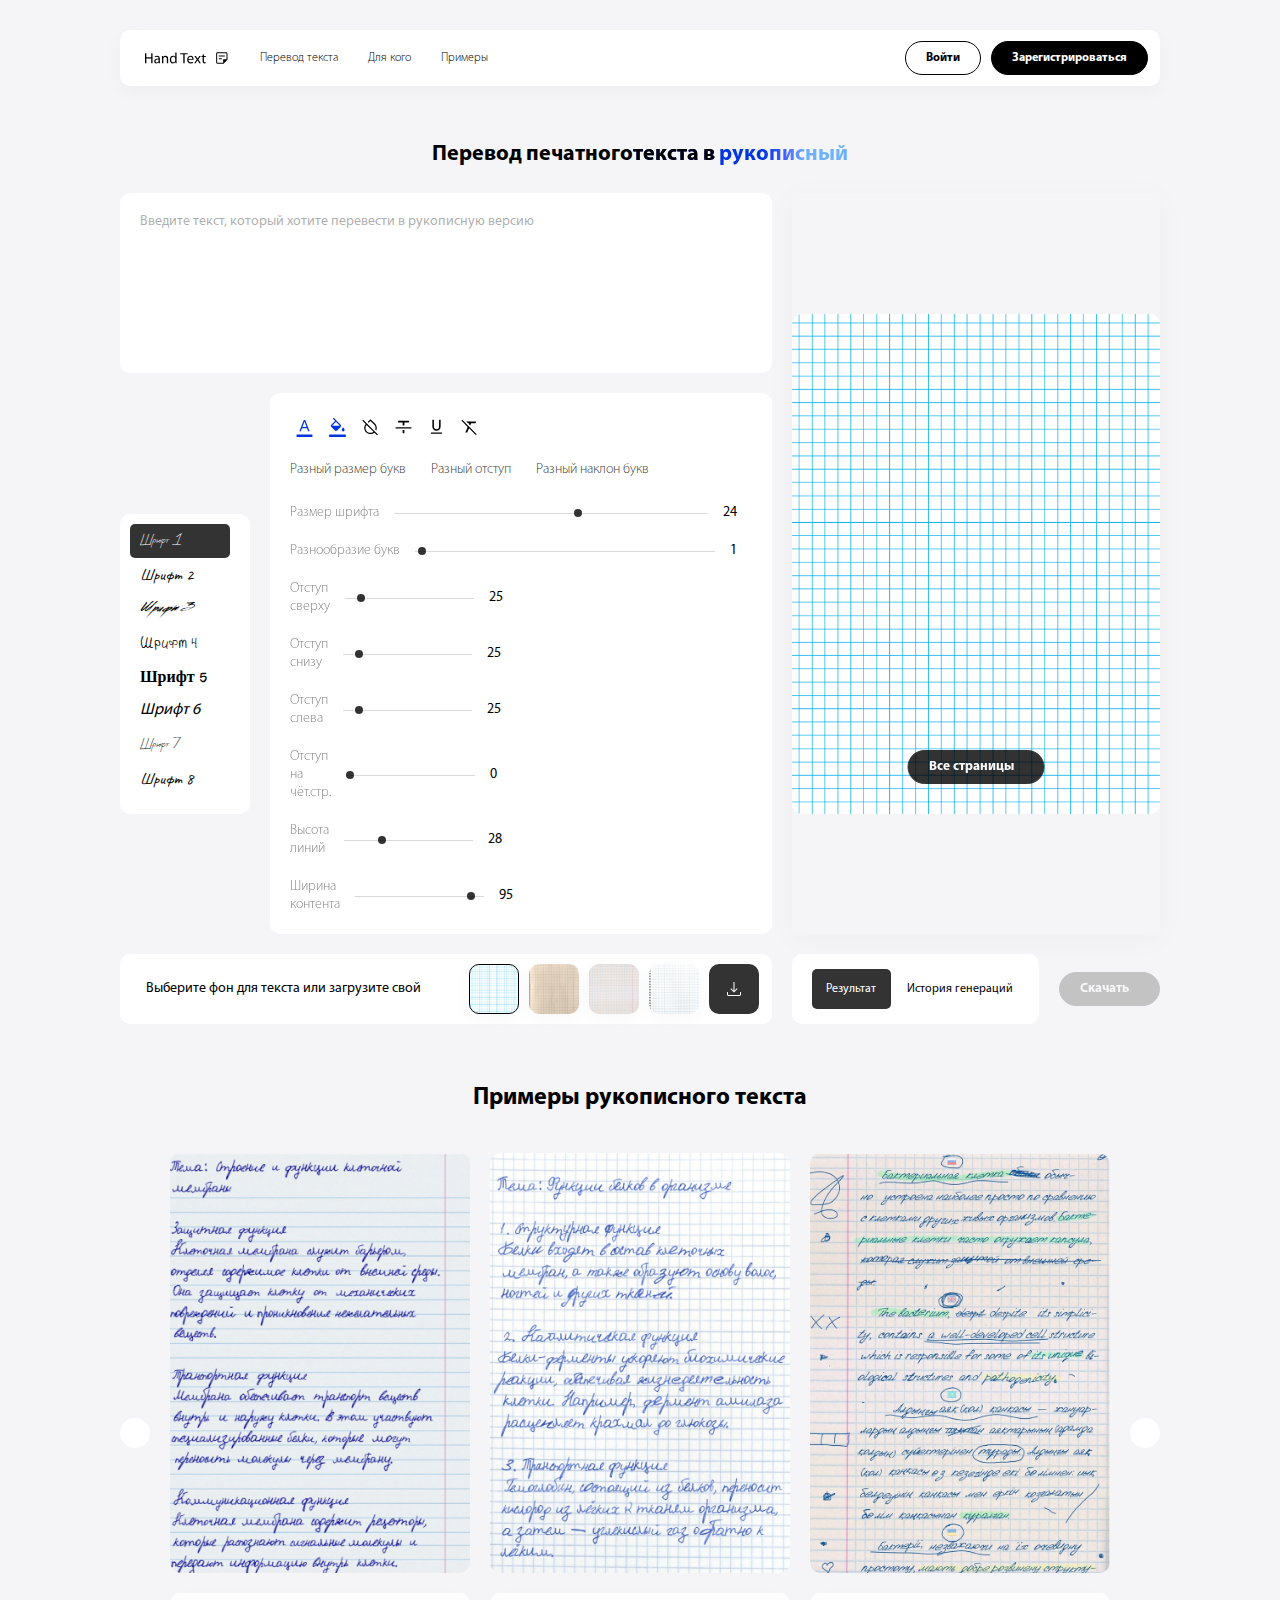
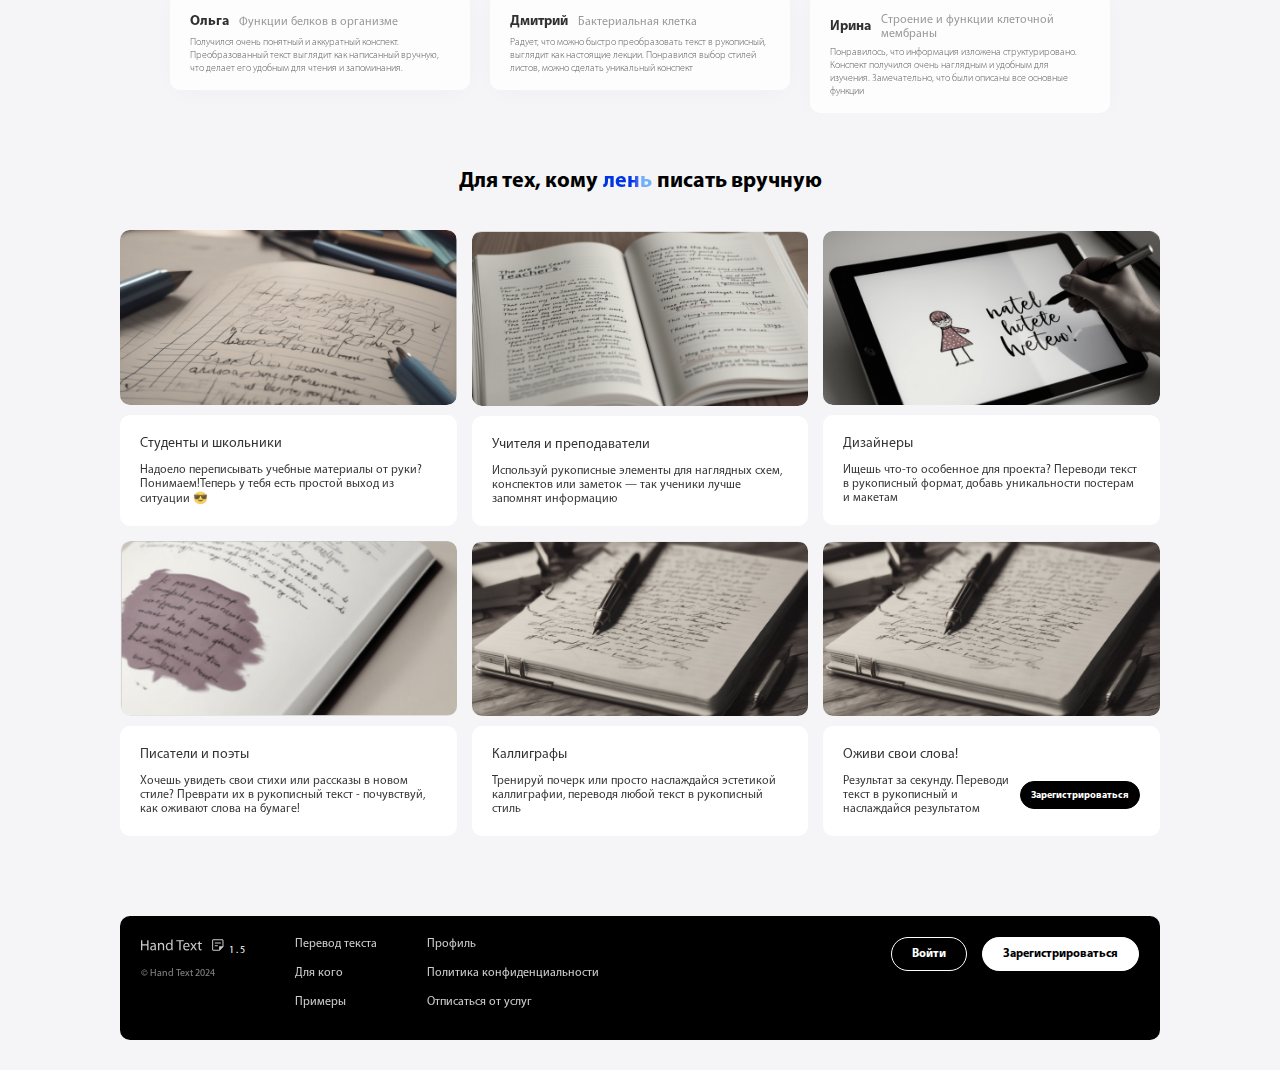
<file: pages/index.html>
<!DOCTYPE html>
<html lang="en">

<head>
  <meta charset="UTF-8" />
  <meta name="viewport" content="width=device-width, initial-scale=1.0" />
  <meta name="viewport"
    content="width=device-width, initial-scale=1.0, maximum-scale=1.0, user-scalable=no, shrink-to-fit=no" />
  <link rel="stylesheet" href="../css/main.css" />
  <link rel="stylesheet" href="../css/global.css" />
  <link rel="stylesheet" href="../css/component.css" />
  <link rel="stylesheet" href="../css/register.css" />
  <link rel="stylesheet" href="https://cdnjs.cloudflare.com/ajax/libs/font-awesome/6.6.0/css/all.min.css"
    integrity="sha512-Kc323vGBEqzTmouAECnVceyQqyqdsSiqLQISBL29aUW4U/M7pSPA/gEUZQqv1cwx4OnYxTxve5UMg5GT6L4JJg=="
    crossorigin="anonymous" referrerpolicy="no-referrer" />
  <title>Hand Text</title>
</head>

<body>
  <div class="w100 df fdc aic wrapper">
    <nav class="w100 df aic jcsb px5 navbar">
      <div class="f1 df aic gap6 _left">
        <figure class="df aic jcc cp logo"></figure>
        <a href="#hero">Перевод текста</a>
        <a href="#forwho">Для кого </a>
        <a href="#examples">Примеры</a>
      </div>
      <div class="df aic gap2 _right">
        <a href="/pages/auth.html?type=signin" class="bordered-button">Войти</a>
        <a href="#" class="black-button" id="auth-open">Зарегистрироваться</a>
      </div>
      <span class="df fdc aic cp navbar-mobile-menu">
        <span></span>
        <span></span>
        <span></span>
      </span>
    </nav>
    <div class="w100 df fww gap4 hero" id="hero">
      <h6 class="w100 df aic jc fs6 pd1">
        Перевод печатного
        <span class="gradient-text"> <span> текста в </span> рукописный</span>
      </h6>
      <div class="w100 f1 text-generator-wrapper">
        <div class="w100 df fdc gap4 text-generator">
          <textarea class="w100 px4 py4 rd10" id="text" name="text"
            placeholder="Введите текст, который хотите перевести в рукописную версию"></textarea>
          <button class="w100 gap2 open-text-generator black-button big">
            Настроить генерацию <img src="../imgs/setting.png" alt="fds" />
          </button>
          <div class="w100 df fww aic gap4 text-options">
            <div class="rd10 fonts">
              <div class="w100 h100 df fdc font_contents"></div>
            </div>
            <div class="f1 df fdc rd10 px4 py4 gap5 parametrs">
              <div class="w100 df aic fww gap4 _parametrs_header">
                <div class="df aic gap1 _left-params"></div>
                <div class="df aic gap3 _right-params">
                  <label class="df fs2 aic gap2 font-option active cp" data-font-option="dynamic-letter-size">
                    <span class="fs2 fw3">Разный размер букв</span>
                    <i class="fa-solid fa-circle-check"></i>
                    <i class="fa-regular fa-circle"></i>
                  </label>
                  <label class="df fs2 aic gap2 font-option active cp" data-font-option="dynamic-letter-space">
                    <span class="fs2 fw3">Разный отступ</span>
                    <i class="fa-solid fa-circle-check"></i>
                    <i class="fa-regular fa-circle"></i>
                  </label>
                  <label class="df fs2 aic gap2 font-option active cp" data-font-option="dynamic-letter-italic">
                    <span class="fs2 fw3">Разный наклон букв</span>
                    <i class="fa-solid fa-circle-check"></i>
                    <i class="fa-regular fa-circle"></i>
                  </label>
                </div>
              </div>
              <div class="w100 df fww aic gap4 range-items"></div>
            </div>
            <div class="types w100 rd10 df aic jcsb fs2">
              <p>Выберите фон для текста или загрузите свой</p>
              <div class="df aic gap2 _type-contents">
                <label class="cp df aic jc bg-type rd10 new-upload">
                  <img src="../imgs/Icons.svg" alt />
                  <input type="file" name="bg" id="upload-bg-img" title="sd" />
                </label>
              </div>
            </div>
          </div>
          <span class="close-mobile-wrapper o08">×</span>
        </div>
      </div>
      <div class="df fdc gap4 text-result">
        <div class="w100 h100 aic jc gap4 text-result_body active">
          <div class="rd10 _result-body font-family1">
            <p class="fs10 text-body"></p>
            <button class="black-button df aic gap2 o08" id="open-fullscreen-mode">
              Все страницы <i class="fa-solid fa-arrow-pointer"></i>
            </button>
          </div>
          <i class="close"></i>
          <div class="df aic jc gap6 result-fullscreen see-result-fullscreen">
            <span class="df aic jc fs2 cp" id="result-slide-prev">
              <i class="fa-solid fa-angle-left"></i>
            </span>
            <div class="result-fullscreen-body"></div>
            <span class="df aic jc fs2 cp" id="result-slide-next">
              <i class="fa-solid fa-angle-right"></i>
            </span>
          </div>
          <div class="shadow08 rd20 pd2 pagination-fullscreen"></div>
        </div>
        <div class="w100 h100 fdc aic shadow08 rd10 pd4 history-container"></div>
        <div class="df aic gap4 _result-footer">
          <div class="f3 rd10 df aic gap2 px4 py3 fs1 _footer-options">
            <p class="f2 df aic jc rd5 cp active" id="result_section">
              Результат
            </p>
            <p class="f3 df aic jc rd5 cp" id="history_section">
              История генераций
            </p>
          </div>
          <button class="gap2 black-button">
            Скачать <i class="fa-solid fa-lock"></i>
          </button>
        </div>
      </div>
    </div>
    <div class="w100 df fdc aic gap6 example-templates" id="examples">
      <h5 class="fs7 py2">Примеры рукописного текста</h5>
      <div class="w100 df aic jc gap2 slider-container">
        <div class="df aic jc slide-btn">
          <span class="df aic jc fs2 cp" id="prev-slide">
            <i class="fa-solid fa-angle-left"></i>
          </span>
        </div>
        <div class="f1 df slider"></div>
        <div class="df aic jc slide-btn">
          <span class="df aic jc fs2 cp" id="next-slide">
            <i class="fa-solid fa-angle-right"></i>
          </span>
        </div>
      </div>
      <div class="pagination">
        <span class="dot-slider"></span>
        <span class="dot-slider"></span>
        <span class="dot-slider"></span>
        <span class="dot-slider"></span>
        <span class="dot-slider"></span>
        <span class="dot-slider"></span>
        <span class="dot-slider"></span>
      </div>
    </div>
    <div class="w100 df fdc aic gap6 generation-info" id="forwho">
      <h1 class="w100 df aic jc gap1 fs6 pd1">
        Для тех, кому <span class="gradient-text"> лень </span> писать вручную
      </h1>
      <div class="w100 df aic fww gap3 info-body">
      </div>
      <div class="pagination">
        <span class="dot-info active"></span>
        <span class="dot-info"></span>
        <span class="dot-info"></span>
        <span class="dot-info"></span>
        <span class="dot-info"></span>
        <span class="dot-info"></span>
      </div>
    </div>
    <footer class="w100 df jcsb rd10 footer">
      <div class="df footer-left-section fs1">
        <div class="df fdc gap2">
          <span class="logo-footer"></span>
          <span class="fs05" style="opacity: 0.5">© Hand Text 2024</span>
        </div>
        <div class="df fdc gap3">
          <a href="#">Перевод текста</a>
          <a href="#">Для кого </a>
          <a href="#">Примеры</a>
        </div>
        <section class="w100 df aic fdc gap3">
          <a href="/pages/auth.html?type=signin" class="black-button border-white fs1">Войти</a>
          <a href="/pages/auth-signup.html?type=signup" class="bordered-button border-white fs1">Зарегистрироваться</a>
        </section>
        <div class="df fdc gap3">
          <a href="/pages/profile.html?type=profile">Профиль</a>
          <a href="/pages/FAQ.html">Политика конфиденциальности</a>
          <a href="/pages/unsubscribe.html">Отписаться от услуг</a>
        </div>
      </div>
      <section class="df aic gap3">
        <a href="/pages/auth.html?type=signin" class="black-button border-white fs1">Войти</a>
        <a href="/pages/auth-signup.html?type=signup" class="bordered-button border-white fs1">Зарегистрироваться</a>
      </section>
    </footer>
  </div>
  <div id="auth-modal-container" style="display: none"></div>
  <div id="navbar-mobile-modal" style="display: none"></div>
</body>
<script src="../js/script.js"></script>
<script src="../js/slider.js"></script>
<script src="../js/modal.js"></script>
<script src="../js/font.formatter.js"></script>
<script src="../js/color.formatter.js"></script>
<script src="../components/index.js"></script>
<script src="../components/forwho.section.js"></script>

</html>
</file>
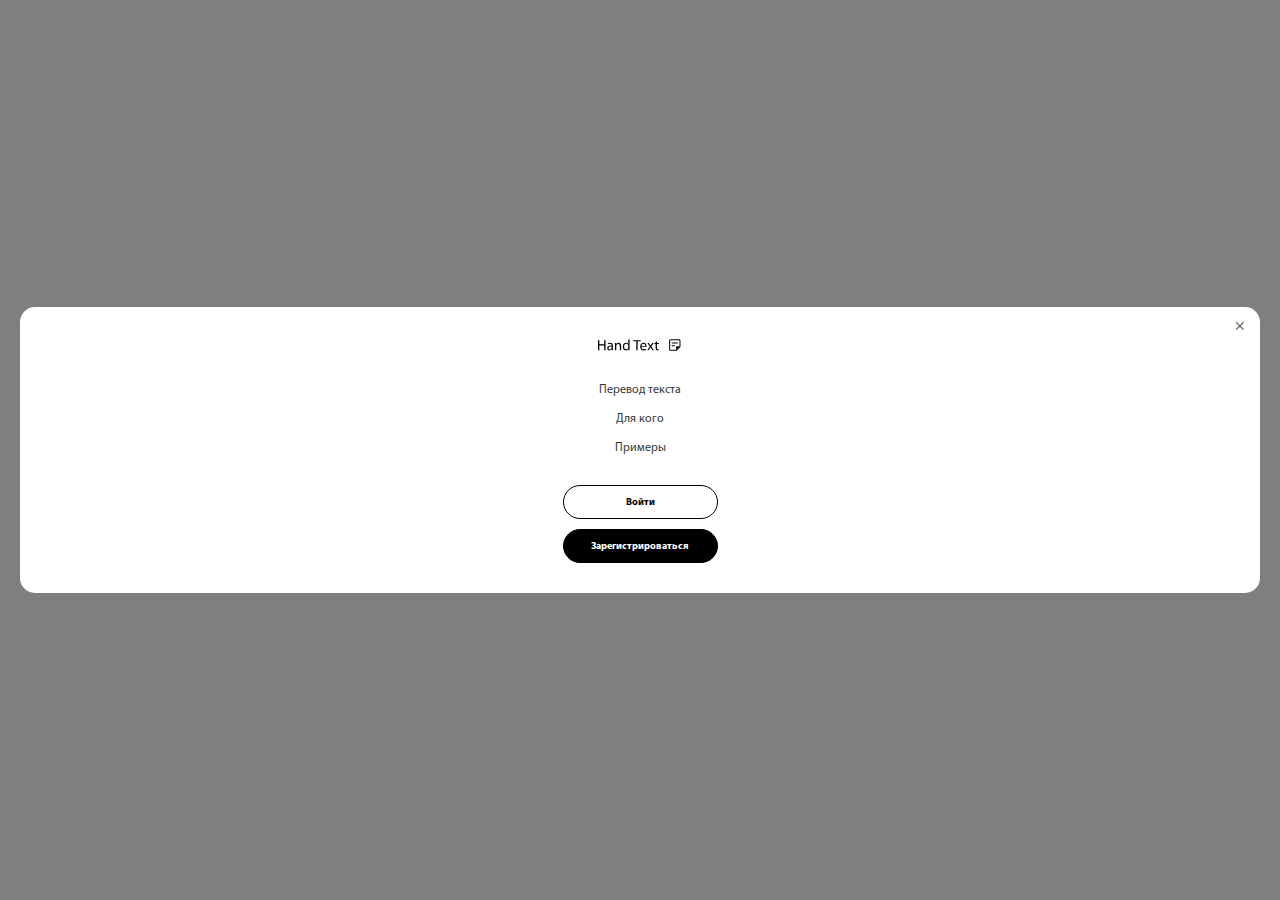
<file: modal/navbar.html>
<!DOCTYPE html>
<html lang="en">
  <head>
    <meta charset="UTF-8">
    <meta name="viewport" content="width=device-width, initial-scale=1.0">
    <link rel="stylesheet" href="../css/component.css">
    <link rel="stylesheet" href="../css/global.css">
    <link rel="stylesheet" href="../css/register.css">
    <title>Document</title>
  </head>
  <body>
    <div class="df aic jc modal-wrapper">
      <div class="w100 df fdc aic rd15 px6 py6 gap6 navbar-modal">
        <figure class="df aic jcc cp logo">
          <svg
            width="85"
            height="16"
            viewBox="0 0 85 16"
            fill="none"
            xmlns="http://www.w3.org/2000/svg">
            <path
              d="M57.6333 4.6325L58.9233 4.2425V5.9825H60.8133V6.9875H58.9233V10.9025C58.9233 11.8025 59.1783 12.3125 59.9133 12.3125C60.2733 12.3125 60.4833 12.2825 60.6783 12.2225L60.7383 13.2275C60.4833 13.3175 60.0783 13.4075 59.5683 13.4075C58.9533 13.4075 58.4583 13.1975 58.1433 12.8525C57.7833 12.4475 57.6333 11.8025 57.6333 10.9475V6.9875H56.5083V5.9825H57.6333V4.6325Z"
              fill="black" />
            <path
              d="M49.3445 5.9825H50.8145L51.8495 7.5425C52.1345 7.9475 52.3595 8.3075 52.5995 8.7125H52.6295C52.8695 8.2925 53.1095 7.9175 53.3645 7.5275L54.3695 5.9825H55.8095L53.3345 9.4925L55.8695 13.2425H54.3845L53.3045 11.6075C53.0195 11.1875 52.7795 10.7825 52.5245 10.3475H52.4945C52.2545 10.7825 52.0145 11.1725 51.7295 11.6075L50.6795 13.2425H49.2245L51.8045 9.5375L49.3445 5.9825Z"
              fill="black" />
            <path
              d="M48.5638 9.8525H43.4638C43.4938 11.6375 44.6188 12.3725 45.9538 12.3725C46.8988 12.3725 47.4838 12.2075 47.9638 11.9975L48.2038 12.9425C47.7388 13.1525 46.9288 13.4075 45.7738 13.4075C43.5388 13.4075 42.2038 11.9225 42.2038 9.7325C42.2038 7.5425 43.4938 5.8325 45.6088 5.8325C47.9938 5.8325 48.6088 7.9025 48.6088 9.2375C48.6088 9.5075 48.5938 9.7025 48.5638 9.8525ZM43.4788 8.9075H47.3338C47.3488 8.0825 46.9888 6.7775 45.5038 6.7775C44.1538 6.7775 43.5838 7.9925 43.4788 8.9075Z"
              fill="black" />
            <path
              d="M38.3071 13.2425V4.2425H35.2321V3.1325H42.7171V4.2425H39.6271V13.2425H38.3071Z"
              fill="black" />
            <path
              d="M30.2618 2.5925H31.5668V11.3675C31.5668 12.0125 31.5968 12.7475 31.6268 13.2425H30.4568L30.3968 11.9825H30.3518C29.9618 12.7925 29.0918 13.4075 27.9068 13.4075C26.1518 13.4075 24.7868 11.9225 24.7868 9.7175C24.7718 7.3025 26.2868 5.8325 28.0418 5.8325C29.1668 5.8325 29.9018 6.3575 30.2318 6.9275H30.2618V2.5925ZM30.2618 10.1975V8.9375C30.2618 8.7725 30.2468 8.5475 30.2018 8.3825C30.0068 7.5575 29.2868 6.8675 28.2968 6.8675C26.9318 6.8675 26.1218 8.0675 26.1218 9.6575C26.1218 11.1275 26.8568 12.3425 28.2668 12.3425C29.1518 12.3425 29.9618 11.7425 30.2018 10.7675C30.2468 10.5875 30.2618 10.4075 30.2618 10.1975Z"
              fill="black" />
            <path
              d="M16.9915 13.2425V7.9475C16.9915 7.1825 16.9765 6.5825 16.9315 5.9825H18.1015L18.1765 7.1825H18.2065C18.5665 6.5075 19.4065 5.8325 20.6065 5.8325C21.6115 5.8325 23.1715 6.4325 23.1715 8.9225V13.2425H21.8515V9.0575C21.8515 7.8875 21.4165 6.9125 20.1715 6.9125C19.3165 6.9125 18.6415 7.5275 18.4015 8.2625C18.3415 8.4275 18.3115 8.6525 18.3115 8.8775V13.2425H16.9915Z"
              fill="black" />
            <path
              d="M14.8552 8.7875V11.5025C14.8552 12.1325 14.8852 12.7475 14.9602 13.2425H13.7752L13.6702 12.3275H13.6252C13.2202 12.8975 12.4402 13.4075 11.4052 13.4075C9.93516 13.4075 9.18516 12.3725 9.18516 11.3225C9.18516 9.5675 10.7452 8.6075 13.5502 8.6225V8.4725C13.5502 7.8875 13.3852 6.7925 11.9002 6.8075C11.2102 6.8075 10.5052 7.0025 9.99516 7.3475L9.69516 6.4625C10.2952 6.0875 11.1802 5.8325 12.0952 5.8325C14.3152 5.8325 14.8552 7.3475 14.8552 8.7875ZM13.5802 10.7975V9.5375C12.1402 9.5075 10.5052 9.7625 10.5052 11.1725C10.5052 12.0425 11.0752 12.4325 11.7352 12.4325C12.6952 12.4325 13.3102 11.8325 13.5202 11.2175C13.5652 11.0675 13.5802 10.9175 13.5802 10.7975Z"
              fill="black" />
            <path
              d="M0 3.1325H1.32V7.3625H6.21V3.1325H7.53V13.2425H6.21V8.5025H1.32V13.2425H0V3.1325Z"
              fill="black" />
            <path d="M68.8133 0H84.8133V16H68.8133V0Z" fill="white" />
            <path
              d="M72.3517 12.6666H78.1466V9.3333H81.4799V3.53847C81.4799 3.47858 81.4607 3.42941 81.4222 3.39097C81.3838 3.35252 81.3346 3.3333 81.2747 3.3333H72.3517C72.2919 3.3333 72.2427 3.35252 72.2042 3.39097C72.1658 3.42941 72.1466 3.47858 72.1466 3.53847V12.4615C72.1466 12.5214 72.1658 12.5705 72.2042 12.609C72.2427 12.6474 72.2919 12.6666 72.3517 12.6666ZM72.3517 13.6666C72.0193 13.6666 71.7353 13.5489 71.4997 13.3135C71.2643 13.0779 71.1466 12.7939 71.1466 12.4615V3.53847C71.1466 3.20602 71.2643 2.92202 71.4997 2.68647C71.7353 2.45102 72.0193 2.3333 72.3517 2.3333H81.2747C81.6072 2.3333 81.8912 2.45102 82.1267 2.68647C82.3622 2.92202 82.4799 3.20602 82.4799 3.53847V9.7628L78.5761 13.6666H72.3517ZM73.7747 9.1538V8.1538H76.8132V9.1538H73.7747ZM73.7747 6.49997V5.49997H79.8517V6.49997H73.7747Z"
              fill="black" />
          </svg>
        </figure>
        <div class="w100 df fdc aic gap6 navbar-modal-links">
          <div class="w100 df fdc aic gap3">
            <a href="#hero" class="fs1 o08 close-navbar-modal">Перевод
              текста</a>
            <a href="#examples" class="fs1 o08 close-navbar-modal">Для кого </a>
            <a href="#forwho" class="fs1 o08 close-navbar-modal">Примеры</a>
          </div>
          <div class="df fdc aic gap2" style="width: 155px">
            <a
              href="../pages/auth.html?type=signin"
              class="w100 df aic jc fs05 fw6 pd2 bordered-button close-navbar-modal">Войти</a>
            <a
              href="../pages/auth-signup.html?type=signup"
              class="w100 df aic jc fs05 fw6 black-button close-navbar-modal"
              id="modal-signup">Зарегистрироваться</a>
          </div>
        </div>
        <span class="o07 cp close-navbar-modal md">×</span>
      </div>
    </div>

  </body>
</html>
</file>
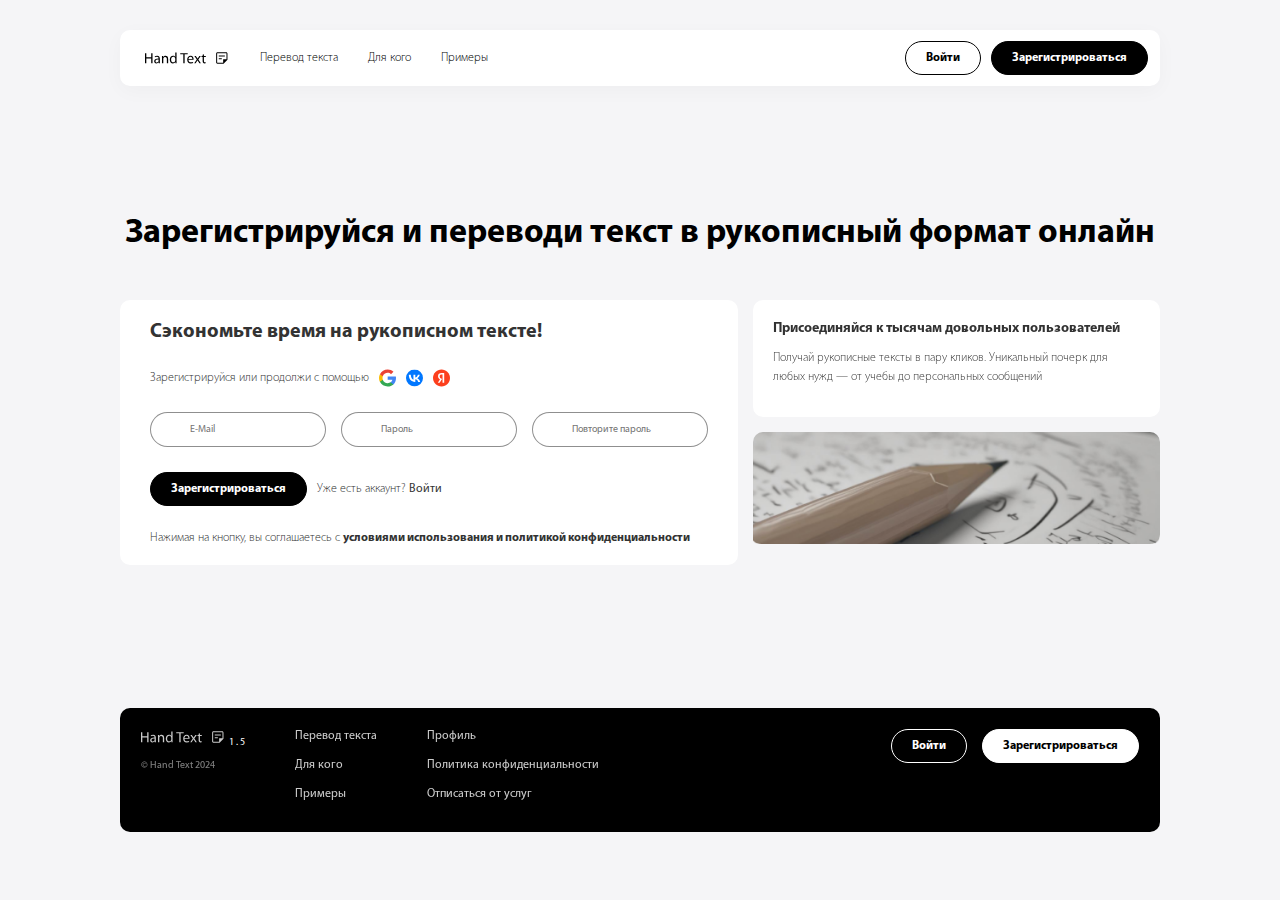
<file: pages/auth-signup.html>
<!DOCTYPE html>
<html lang="en">
  <head>
    <meta charset="UTF-8" />
    <meta name="viewport" content="width=device-width, initial-scale=1.0" />
    <meta name="viewport"
      content="width=device-width, initial-scale=1.0, maximum-scale=1.0, user-scalable=no, shrink-to-fit=no" />
    <link rel="stylesheet" href="../css/component.css" />
    <link rel="stylesheet" href="../css/global.css" />
    <link rel="stylesheet" href="../css/register.css" />
    <title>Document</title>
  </head>

  <body>
    <div class="w100 df fdc aic wrapper">
      <nav class="w100 df aic jcsb px5 navbar">
        <div class="f1 df aic gap6 _left">
          <figure class="df aic jcc cp logo"></figure>
          <a href="#">Перевод текста</a>
          <a href="#">Для кого </a>
          <a href="#">Примеры</a>
        </div>
        <div class="df aic gap2 _right">
          <a href="/pages/auth.html?type=signin" class="bordered-button">Войти</a>
          <a href="#" class="black-button" id="auth-open">Зарегистрироваться</a>
        </div>
        <span class="df fdc aic cp navbar-mobile-menu">
          <span></span>
          <span></span>
          <span></span>
        </span>
      </nav>

      <div class="w100 df fdc aic gap6 auth-container">
        <h5 class="w100 df aic jc fs11 py3 auth-title">
          Зарегистрируйся и переводи текст в рукописный формат онлайн
        </h5>
        <div class="auth-content">
          <div class="px4 py3 df fdc gap5 auth-form rd10">
            <h5 class="fs5">Сэкономьте время на рукописном тексте!</h5>
            <div class="df aic gap2">
              <span class="fs1" style="font-weight: 300">
                Зарегистрируйся или продолжи с помощью
              </span>
              <img src="../imgs/Icon.svg" alt="Icon" />
              <img src="../imgs/Icon-1.svg" alt="Icon" />
              <img src="../imgs/Icon-2.svg" alt="Icon" />
            </div>
            <form class="w100 df aic fww gap3 _form">
              <input
                class="px3 py2 fs05 rd20"
                type="email"
                placeholder="E-Mail"
              />
              <input
                class="px3 py2 fs05 rd20"
                type="email"
                placeholder="Пароль"
              />
              <input
                class="px3 py2 fs05 rd20"
                type="email"
                placeholder="Повторите пароль"
              />
              <div class="w100 df aic gap2">
                <button class="black-button fs1">Зарегистрироваться</button>
                <p class="fs1" style="font-weight: 300">
                  Уже есть аккаунт?
                  <b
                    ><a href="/pages/auth.html?type=signin" style="color: #333"
                      >Войти</a
                    ></b
                  >
                </p>
              </div>
            </form>
            <p class="fs1" style="font-weight: 300">
              Нажимая на кнопку, вы соглашаетесь с
              <b class="fw6"
                >условиями использования и политикой конфиденциальности</b
              >
            </p>
          </div>
          <div class="px4 py4 auth-info rd10">
            <p class="fs2">Присоединяйся к тысячам довольных пользователей</p>
            <span class="fs1">
              Получай рукописные тексты в пару кликов. Уникальный почерк для
              любых нужд — от учебы до персональных сообщений
            </span>
          </div>
          <figure class="auth-img rd10">
            <img src="../imgs/register.png" alt="" />
          </figure>
        </div>
      </div>

      <footer class="w100 df jcsb rd10 footer">
        <div class="df footer-left-section fs1">
          <div class="df fdc gap2">
            <span class="logo-footer"></span>
            <span class="fs05" style="opacity: 0.5">© Hand Text 2024</span>
          </div>
          <div class="df fdc gap3">
            <a href="#">Перевод текста</a>
            <a href="#">Для кого </a>
            <a href="#">Примеры</a>
          </div>
          <section class="w100 df aic fdc gap3">
            <a
              href="/pages/auth.html?type=signin"
              class="black-button border-white fs1"
              >Войти</a
            >
            <a
              href="/pages/auth-signup.html?type=signup"
              class="bordered-button border-white fs1"
              >Зарегистрироваться</a
            >
          </section>
          <div class="df fdc gap3">
            <a href="/pages/profile.html">Профиль</a>
            <a href="/pages/FAQ.html">Политика конфиденциальности</a>
            <a href="/pages/unsubscribe.html">Отписаться от услуг</a>
          </div>
        </div>
        <section class="df aic gap3">
          <a
            href="/pages/auth.html?type=signin"
            class="black-button border-white fs1"
            >Войти</a
          >
          <a
            href="/pages/auth-signup.html?type=signup"
            class="bordered-button border-white fs1"
            >Зарегистрироваться</a
          >
        </section>
      </footer>
    </div>
    <div id="navbar-mobile-modal" style="display: none"></div>
    <div id="auth-modal-container" style="display: none"></div>
  </body>
  <script src="../js/auth.js"></script>
  <script src="../js/script.js"></script>
  <script src="../js/modal.js"></script>
</html>
</file>
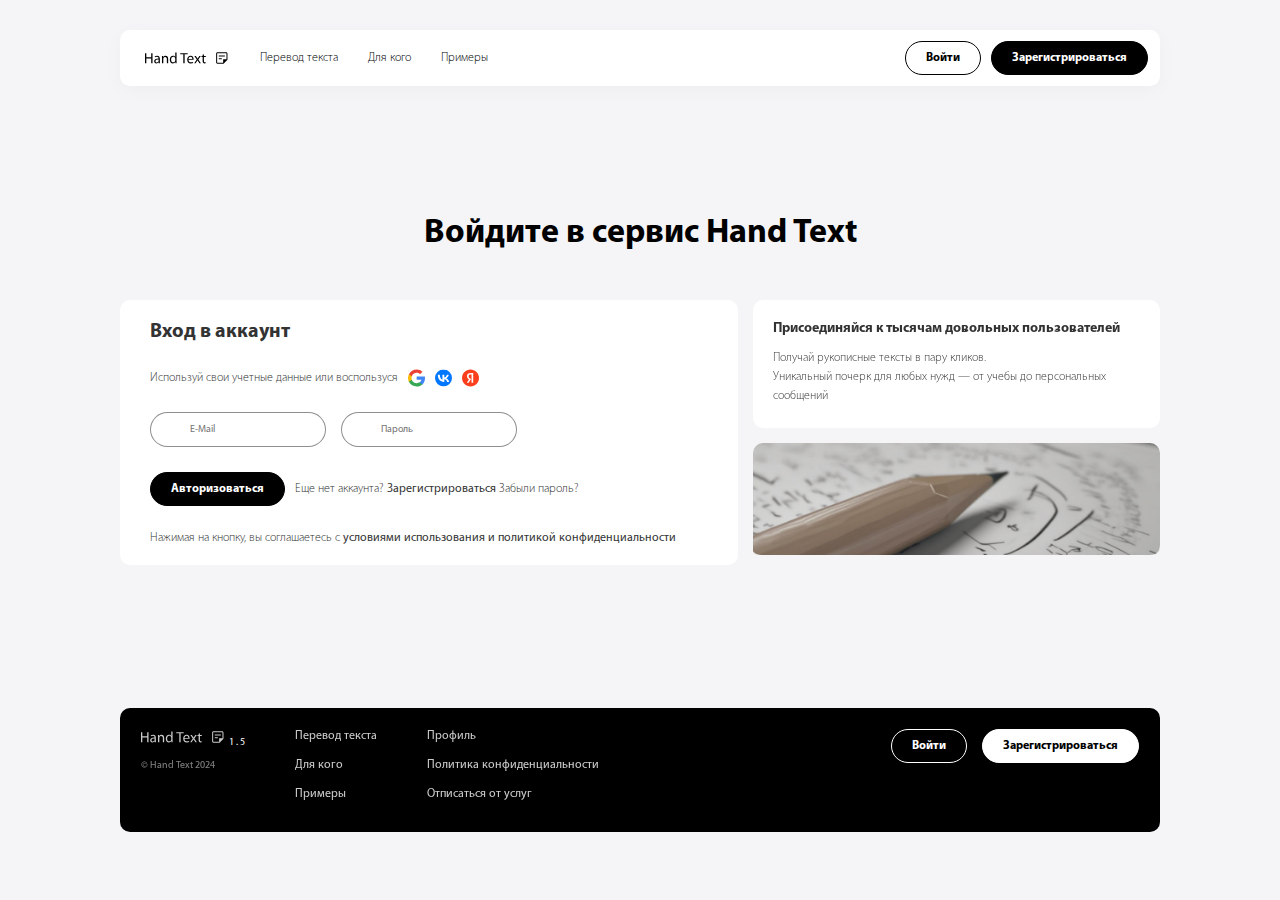
<file: pages/auth.html>
<!DOCTYPE html>
<html lang="en">

<head>
  <meta charset="UTF-8" />
  <meta name="viewport" content="width=device-width, initial-scale=1.0" />
  <meta name="viewport"
    content="width=device-width, initial-scale=1.0, maximum-scale=1.0, user-scalable=no, shrink-to-fit=no" />
  <link rel="stylesheet" href="../css/component.css" />
  <link rel="stylesheet" href="../css/global.css" />
  <link rel="stylesheet" href="../css/register.css" />
  <title>Document</title>
  </head>

<body>
  <div class="w100 df fdc aic wrapper">
    <nav class="w100 df aic jcsb px5 navbar">
      <div class="f1 df aic gap6 _left">
        <figure class="df aic jcc cp logo"></figure>
        <a href="#">Перевод текста</a>
        <a href="#">Для кого </a>
        <a href="#">Примеры</a>
      </div>
      <div class="df aic gap2 _right">
        <a href="/pages/auth.html?type=signin" class="bordered-button">Войти</a>
        <a href="#" class="black-button" id="auth-open">Зарегистрироваться</a>
      </div>
      <span class="df fdc aic cp navbar-mobile-menu">
        <span></span>
        <span></span>
        <span></span>
      </span>
    </nav>

    <div class="w100 df fdc aic gap6 auth-container">
      <h5 class="w100 df aic jc fs11 py3 auth-title">
        Войдите в сервис Hand Text
      </h5>
      <div class="auth-content">
        <div class="px4 py3 df fdc gap5 auth-form rd10">
          <h5 class="fs5">Вход в аккаунт</h5>
          <div class="df aic gap2">
            <span class="fs1" style="font-weight: 300">Используй свои учетные данные или воспользуся</span>
            <img src="../imgs/Icon.svg" alt="Icon" />
            <img src="../imgs/Icon-1.svg" alt="Icon" />
            <img src="../imgs/Icon-2.svg" alt="Icon" />
            </div>
            <form class="w100 df aic fww gap3 _form">
            <input class="fs05 rd20" type="email" placeholder="E-Mail" />
            <input class="fs05 rd20" type="email" placeholder="Пароль" />
            <div class="w100 df aic gap2">
              <button class="black-button fs1">Авторизоваться</button>
              <p class="fs1" style="font-weight: 300">
                Еще нет аккаунта?
                <b><a href="/pages/auth-signup.html?type=signup" style="color: #333">
                    Зарегистрироваться
                  </a></b>
                <a href="#" class="fs1 forgot-password-open" style="color: #333">
                  Забыли пароль?</a>
                </p>
                </div>
                </form>
                <p class="fs1 info" style="font-weight: 300">
                  Нажимая на кнопку, вы соглашаетесь с
                  <b>условиями использования и политикой конфиденциальности</b>
                </p>
                </div>
                <div class="px4 py4 auth-info rd10">
                  <p class="fs2">Присоединяйся к тысячам довольных пользователей</p>
          <span class="fs1">Получай рукописные тексты в пару кликов. <br />
            Уникальный почерк для любых нужд — от учебы до персональных
            сообщений</span>
            </div>
            <figure class="auth-img rd10">
              <img src="../imgs/register.png" alt="" />
            </figure>
            </div>
            </div>

    <footer class="w100 df jcsb rd10 footer">
      <div class="df footer-left-section fs1">
        <div class="df fdc gap2">
          <span class="logo-footer"></span>
          <span class="fs05" style="opacity: 0.5">© Hand Text 2024</span>
        </div>
        <div class="df fdc gap3">
          <a href="#">Перевод текста</a>
          <a href="#">Для кого </a>
          <a href="#">Примеры</a>
        </div>
        <section class="w100 df aic fdc gap3">
          <a href="/pages/auth.html?type=signin" class="black-button border-white fs1">Войти</a>
          <a href="/pages/auth-signup.html?type=signup" class="bordered-button border-white fs1">Зарегистрироваться</a>
          </section>
          <div class="df fdc gap3">
            <a href="/pages/profile.html">Профиль</a>
            <a href="/pages/FAQ.html">Политика конфиденциальности</a>
            <a href="/pages/unsubscribe.html">Отписаться от услуг</a>
          </div>
          </div>
          <section class="df aic gap3">
        <a href="/pages/auth.html?type=signin" class="black-button border-white fs1">Войти</a>
        <a href="/pages/auth-signup.html?type=signup" class="bordered-button border-white fs1">Зарегистрироваться</a>
        </section>
        </footer>
        </div>
  <div id="navbar-mobile-modal" style="display: none"></div>
  <div id="forgot-password" style="display: none"></div>
  <div id="auth-modal-container" style="display: none"></div>
  </body>
  <script src="../js/auth.js"></script>
  <script src="../js/script.js"></script>
  <script src="../js/modal.js"></script>

</html>
</file>
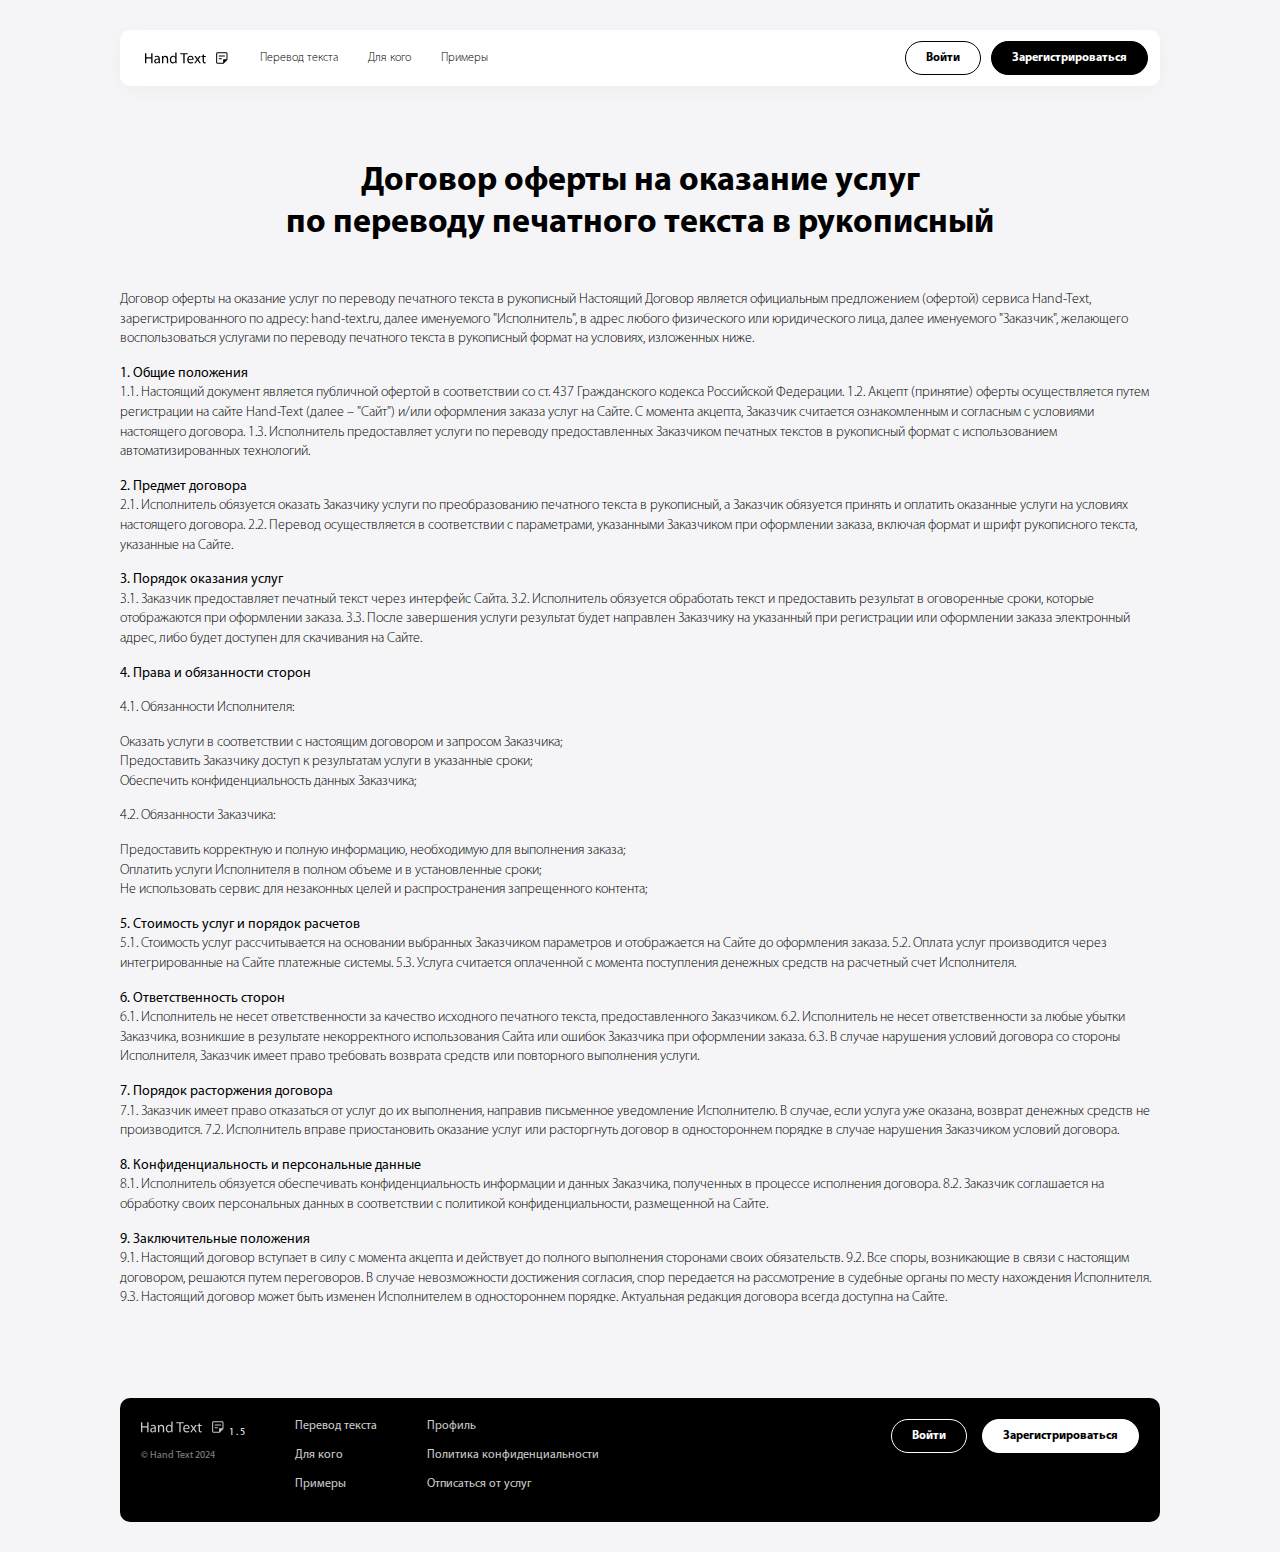
<file: pages/FAQ.html>
<!DOCTYPE html>
<html lang="en">

<head>
  <meta charset="UTF-8" />
  <meta name="viewport" content="width=device-width, initial-scale=1.0" />
  <meta name="viewport"
    content="width=device-width, initial-scale=1.0, maximum-scale=1.0, user-scalable=no, shrink-to-fit=no" />
  <link rel="stylesheet" href="../css/global.css" />
  <link rel="stylesheet" href="../css/component.css" />
  <title>Document</title>
  </head>

<body>
  <div class="w100 df fdc aic wrapper">
    <nav class="w100 df aic jcsb px5 navbar">
      <div class="f1 df aic gap6 _left">
        <figure class="df aic jcc cp logo"></figure>
        <a href="#">Перевод текста</a>
        <a href="#">Для кого </a>
        <a href="#">Примеры</a>
      </div>
      <div class="df aic gap2 _right">
        <a href="/pages/auth.html?type=signin" class="bordered-button">Войти</a>
        <a href="#" class="black-button" id="auth-open">Зарегистрироваться</a>
      </div>
      <span class="df fdc aic cp navbar-mobile-menu">
        <span></span>
        <span></span>
        <span></span>
      </span>
    </nav>
    <div class="w100 df fdc aic gap6 py2">
      <h5 class="w100 df aic jc fs11 py3 faq-title" style="text-align: center">
        Договор оферты на оказание услуг <br />
        по переводу печатного текста в рукописный
      </h5>
      <div class="w100 df fdc gap3">
        <p class="fs2 fw3" style="line-height: 1.4">
          Договор оферты на оказание услуг по переводу печатного текста в
          рукописный Настоящий Договор является официальным предложением
          (офертой) сервиса Hand-Text, зарегистрированного по адресу:
          hand-text.ru, далее именуемого "Исполнитель", в адрес любого
          физического или юридического лица, далее именуемого "Заказчик",
          желающего воспользоваться услугами по переводу печатного текста в
          рукописный формат на условиях, изложенных ниже.
        </p>

        <p class="fs2 fw3" style="line-height: 1.4">
          <span class="fw4">1. Общие положения</span><br />
          1.1. Настоящий документ является публичной офертой в соответствии со
          ст. 437 Гражданского кодекса Российской Федерации. 1.2. Акцепт
          (принятие) оферты осуществляется путем регистрации на сайте
          Hand-Text (далее – "Сайт") и/или оформления заказа услуг на Сайте. С
          момента акцепта, Заказчик считается ознакомленным и согласным с
          условиями настоящего договора. 1.3. Исполнитель предоставляет услуги
          по переводу предоставленных Заказчиком печатных текстов в рукописный
          формат с использованием автоматизированных технологий.
        </p>

        <p class="fs2 fw3" style="line-height: 1.4">
          <span class="fw4">2. Предмет договора</span><br />
          2.1. Исполнитель обязуется оказать Заказчику услуги по
          преобразованию печатного текста в рукописный, а Заказчик обязуется
          принять и оплатить оказанные услуги на условиях настоящего договора.
          2.2. Перевод осуществляется в соответствии с параметрами, указанными
          Заказчиком при оформлении заказа, включая формат и шрифт рукописного
          текста, указанные на Сайте.
        </p>

        <p class="fs2 fw3" style="line-height: 1.4">
          <span class="fw4">3. Порядок оказания услуг</span><br />
          3.1. Заказчик предоставляет печатный текст через интерфейс Сайта.
          3.2. Исполнитель обязуется обработать текст и предоставить результат
          в оговоренные сроки, которые отображаются при оформлении заказа.
          3.3. После завершения услуги результат будет направлен Заказчику на
          указанный при регистрации или оформлении заказа электронный адрес,
          либо будет доступен для скачивания на Сайте.
        </p>

        <p class="fs2 fw3" style="line-height: 1.4">
          <span class="fw4">4. Права и обязанности сторон</span>
        </p>

        <p class="fs2 fw3" style="line-height: 1.4">
          4.1. Обязанности Исполнителя:
        </p>
        <p class="fs2 fw3" style="line-height: 1.4">
          Оказать услуги в соответствии с настоящим договором и запросом
          Заказчика;<br />
          Предоставить Заказчику доступ к результатам услуги в указанные
          сроки;<br />
          Обеспечить конфиденциальность данных Заказчика; <br />
        </p>

        <p class="fs2 fw3" style="line-height: 1.4">
          4.2. Обязанности Заказчика:
        </p>

        <p class="fs2 fw3" style="line-height: 1.4">
          Предоставить корректную и полную информацию, необходимую для
          выполнения заказа;<br />
          Оплатить услуги Исполнителя в полном объеме и в установленные
          сроки;<br />
          Не использовать сервис для незаконных целей и распространения
          запрещенного контента;<br />
        </p>

        <p class="fs2 fw3" style="line-height: 1.4">
          <span class="fw4">5. Стоимость услуг и порядок расчетов</span><br />
          5.1. Стоимость услуг рассчитывается на основании выбранных
          Заказчиком параметров и отображается на Сайте до оформления заказа.
          5.2. Оплата услуг производится через интегрированные на Сайте
          платежные системы. 5.3. Услуга считается оплаченной с момента
          поступления денежных средств на расчетный счет Исполнителя.
        </p>

        <p class="fs2 fw3" style="line-height: 1.4">
          <span class="fw4">6. Ответственность сторон</span><br />
          6.1. Исполнитель не несет ответственности за качество исходного
          печатного текста, предоставленного Заказчиком. 6.2. Исполнитель не
          несет ответственности за любые убытки Заказчика, возникшие в
          результате некорректного использования Сайта или ошибок Заказчика
          при оформлении заказа. 6.3. В случае нарушения условий договора со
          стороны Исполнителя, Заказчик имеет право требовать возврата средств
          или повторного выполнения услуги.
        </p>

        <p class="fs2 fw3" style="line-height: 1.4">
          <span class="fw4"> 7. Порядок расторжения договора</span><br />
          7.1. Заказчик имеет право отказаться от услуг до их выполнения,
          направив письменное уведомление Исполнителю. В случае, если услуга
          уже оказана, возврат денежных средств не производится. 7.2.
          Исполнитель вправе приостановить оказание услуг или расторгнуть
          договор в одностороннем порядке в случае нарушения Заказчиком
          условий договора.
        </p>

        <p class="fs2 fw3" style="line-height: 1.4">
          <span class="fw4">8. Конфиденциальность и персональные данные</span><br />
          8.1. Исполнитель обязуется обеспечивать конфиденциальность
          информации и данных Заказчика, полученных в процессе исполнения
          договора. 8.2. Заказчик соглашается на обработку своих персональных
          данных в соответствии с политикой конфиденциальности, размещенной на
          Сайте.
          </p>

        <p class="fs2 fw3" style="line-height: 1.4">
          <span class="fw4">9. Заключительные положения</span><br />
          9.1. Настоящий договор вступает в силу с момента акцепта и действует
          до полного выполнения сторонами своих обязательств. 9.2. Все споры,
          возникающие в связи с настоящим договором, решаются путем
          переговоров. В случае невозможности достижения согласия, спор
          передается на рассмотрение в судебные органы по месту нахождения
          Исполнителя. 9.3. Настоящий договор может быть изменен Исполнителем
          в одностороннем порядке. Актуальная редакция договора всегда
          доступна на Сайте.
        </p>
        </div>
        </div>
        <footer class="w100 df jcsb rd10 footer">
          <div class="df footer-left-section fs1">
            <div class="df fdc gap2">
              <span class="logo-footer"></span>
              <span class="fs05" style="opacity: 0.5">© Hand Text 2024</span>
            </div>
            <div class="df fdc gap3">
              <a href="#">Перевод текста</a>
              <a href="#">Для кого </a>
              <a href="#">Примеры</a>
            </div>
            <section class="w100 df aic fdc gap3">
          <a href="/pages/auth.html?type=signin" class="black-button border-white fs1">Войти</a>
          <a href="/pages/auth-signup.html?type=signup" class="bordered-button border-white fs1">Зарегистрироваться</a>
          </section>
          <div class="df fdc gap3">
            <a href="/pages/profile.html">Профиль</a>
            <a href="/pages/FAQ.html">Политика конфиденциальности</a>
            <a href="/pages/unsubscribe.html">Отписаться от услуг</a>
          </div>
          </div>
          <section class="df aic gap3">
        <a href="/pages/auth.html?type=signin" class="black-button border-white fs1">Войти</a>
        <a href="/pages/auth-signup.html?type=signup" class="bordered-button border-white fs1">Зарегистрироваться</a>
        </section>
        </footer>
        </div>
        <div id="auth-modal-container" style="display: none"></div>
        <div id="navbar-mobile-modal" style="display: none"></div>
        </body>
        <script src="../js/script.js"></script>
        <script src="../js/modal.js"></script>

</html>
</file>
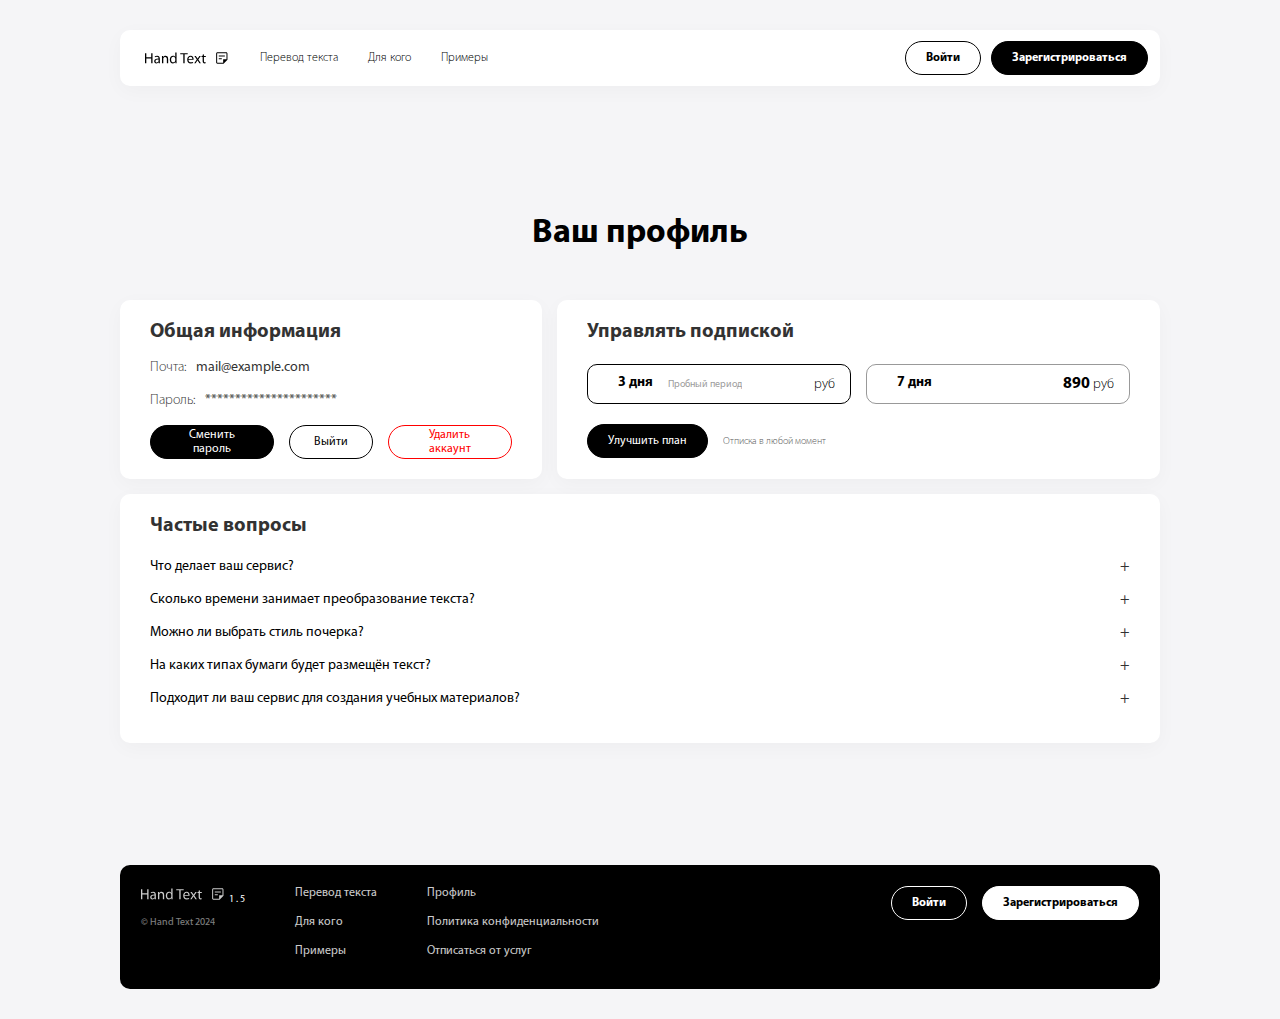
<file: pages/profile.html>
<!DOCTYPE html>
<html lang="en">

<head>
  <meta charset="UTF-8" />
  <meta name="viewport" content="width=device-width, initial-scale=1.0" />
  <meta name="viewport"
    content="width=device-width, initial-scale=1.0, maximum-scale=1.0, user-scalable=no, shrink-to-fit=no" />
  <link rel="stylesheet" href="../css/component.css" />
  <link rel="stylesheet" href="../css/global.css" />
  <link rel="stylesheet" href="../css/profile.css" />
  <link rel="stylesheet" href="https://cdnjs.cloudflare.com/ajax/libs/font-awesome/6.6.0/css/all.min.css"
    integrity="sha512-Kc323vGBEqzTmouAECnVceyQqyqdsSiqLQISBL29aUW4U/M7pSPA/gEUZQqv1cwx4OnYxTxve5UMg5GT6L4JJg=="
    crossorigin="anonymous" referrerpolicy="no-referrer" />
  <title>Document</title>
</head>

<body>
  <div class="w100 df fdc aic wrapper">
    <nav class="w100 df aic jcsb px5 navbar">
      <div class="f1 df aic gap6 _left">
        <figure class="df aic jcc cp logo"></figure>
        <a href="#">Перевод текста</a>
        <a href="#">Для кого </a>
        <a href="#">Примеры</a>
      </div>
      <div class="df aic gap2 _right">
        <a href="/pages/auth.html?type=signin" class="bordered-button">Войти</a>
        <a href="#signup" class="black-button" id="auth-open">Зарегистрироваться</a>
        </div>
        <span class="df fdc aic cp navbar-mobile-menu">
          <span></span>
          <span></span>
          <span></span>
        </span>
        </nav>
        <div class="w100 df fdc aic gap6 profile-container">
          <h5 class="w100 df aic jc fs11 py3">Ваш профиль</h5>
          <div class="w100 df fdc gap3">
            <div class="w100 df gap3 full-info">
              <div class="f2 df fdc gap3 px6 py4 shadow08 rd10">
                <p class="fs5 fw6 o08">Общая информация</p>
                <p class="df aic gap2 fs2 fw3 o08">
                  Почта: <span class="fw4">mail@example.com</span>
                </p>
                <p class="df aic gap2 fs2 fw3 o08">
                  Пароль: <span class="fw4">**********************</span>
                </p>
                <div class="w100 df aic jc gap3 profile-actions">
                  <button class="f2 black-button fs1 fw4 change-password-open">
                    Сменить пароль
                  </button>
                  <button class="f1 bordered-button fs1 fw4 signin">Выйти</button>
              <button class="f2 bordered-button danger fs1 fw4 delete-account-open">
                Удалить аккаунт
              </button>
              </div>
              </div>
              <div class="f3 df fdc gap4 px6 py4 shadow08 rd10">
                <p class="fs5 fw6 o08">Управлять подпиской</p>
                <div class="w100 df aic gap3 subscribe-options">
              <div class="w100 df aic jcsb rd10 px3 cp _payment-option small active">
                <div class="df aic gap3">
                  <i class="fa-solid fa-circle-check"></i>
                  <i class="fa-regular fa-circle"></i>
                  <p class="fs2 fw6">3 дня</p>
                  <span class="fs05 o04">Пробный период</span>
                </div>
                <p class="fs3 fw6">
                  <span class="fs2 fw3">руб</span>
                </p>
              </div>
              <div class="w100 df aic jcsb rd10 px3 cp _payment-option small">
                <div class="df aic gap3">
                  <i class="fa-regular fa-circle"></i>
                  <i class="fa-solid fa-circle-check"></i>
                  <p class="fs2 fw6">7 дня</p>
                </div>
                <p class="fs3 fw6">890 <span class="fs2 fw3">руб</span></p>
              </div>
              </div>
              <div class="w100 df aic gap3 delete-subs">
                <button class="black-button fs1 fw4 subscribe-open">
                  Улучшить план
                </button>
                <a href="./unsubscribe.html" class="fw3 o08" style="color: #333;">Отписка в любой момент</a>
              </div>
              </div>
              </div>
              <div class="w100 df fdc gap4 px6 py4 shadow08 rd10 faq">
                <p class="fs5 fw6 o08">Частые вопросы</p>
                <div class="w100 df fdc">
                  <details>
                    <summary class="fs2 cp">Что делает ваш сервис?</summary>
                    <span class="fs1 fw3">
                      Наш сервис преобразует печатный текст в рукописный, имитируя
                      естественный почерк. Вы получаете текст, написанный будто
                      вручную, но без необходимости писать его самому.
                    </span>
                  </details>
                  <details>
                    <summary class="fs2 cp">
                      Сколько времени занимает преобразование текста?
                    </summary>
                    <span class="fs1 fw3">
                      Время обработки не зависит от объёма текста и занимает всего
                      несколько минут.
                    </span>
                  </details>
                  <details>
                    <summary class="fs2 cp">
                      Можно ли выбрать стиль почерка?
                    </summary>
                    <span class="fs1 fw3">
                      Да, мы предлагаем несколько стилей рукописного текста, чтобы
                      вы могли выбрать наиболее подходящий для ваших нужд.
                    </span>
                  </details>
                  <details>
                    <summary class="fs2 cp">
                      На каких типах бумаги будет размещён текст?
                    </summary>
                    <span class="fs1 fw3">
                      Вы можете выбрать стили оформления бумаги для вашего текста,
                      например, лист в клетку, в линейку или чистый лист.
                    </span>
                  </details>
                  <details>
                    <summary class="fs2 cp">
                      Подходит ли ваш сервис для создания учебных материалов?
                    </summary>
                    <span class="fs1 fw3">
                      Да, наш сервис отлично подходит для создания конспектов,
                      записей лекций и других учебных материалов, имитируя реальный
                      рукописный стиль.
                    </span>
                  </details>
                </div>
              </div>
              </div>
              </div>
              <footer class="w100 df jcsb rd10 footer">
                <div class="df footer-left-section fs1">
                  <div class="df fdc gap2">
                    <span class="logo-footer"></span>
                    <span class="fs05" style="opacity: 0.5">© Hand Text 2024</span>
                  </div>
                  <div class="df fdc gap3">
                    <a href="#">Перевод текста</a>
                    <a href="#">Для кого </a>
                    <a href="#">Примеры</a>
                  </div>
                  <section class="w100 df aic fdc gap3">
          <a href="/pages/auth.html?type=signin" class="black-button border-white fs1">Войти</a>
          <a href="/pages/auth-signup.html?type=signup" class="bordered-button border-white fs1">Зарегистрироваться</a>
          </section>
          <div class="df fdc gap3">
            <a href="/pages/profile.html">Профиль</a>
            <a href="/pages/FAQ.html">Политика конфиденциальности</a>
            <a href="/pages/unsubscribe.html">Отписаться от услуг</a>
          </div>
          </div>
          <section class="df aic gap3">
        <a href="/pages/auth.html?type=signin" class="black-button border-white fs1">Войти</a>
        <a href="/pages/auth-signup.html?type=signup" class="bordered-button border-white fs1">Зарегистрироваться</a>
        </section>
        </footer>
        <div id="stop-subscribe" style="display: none"></div>
        <div id="get-subscribe" style="display: none"></div>
        <div id="delete-account" style="display: none"></div>
        <div id="change-password" style="display: none"></div>
        </div>
        <div id="auth-modal-container" style="display: none"></div>
        <div id="navbar-mobile-modal" style="display: none;"></div>
        </body>
        <script src="../js/script.js"></script>
        <script src="../js/modal.js"></script>
        <script src="../js/profile.js"></script>

</html>
</file>
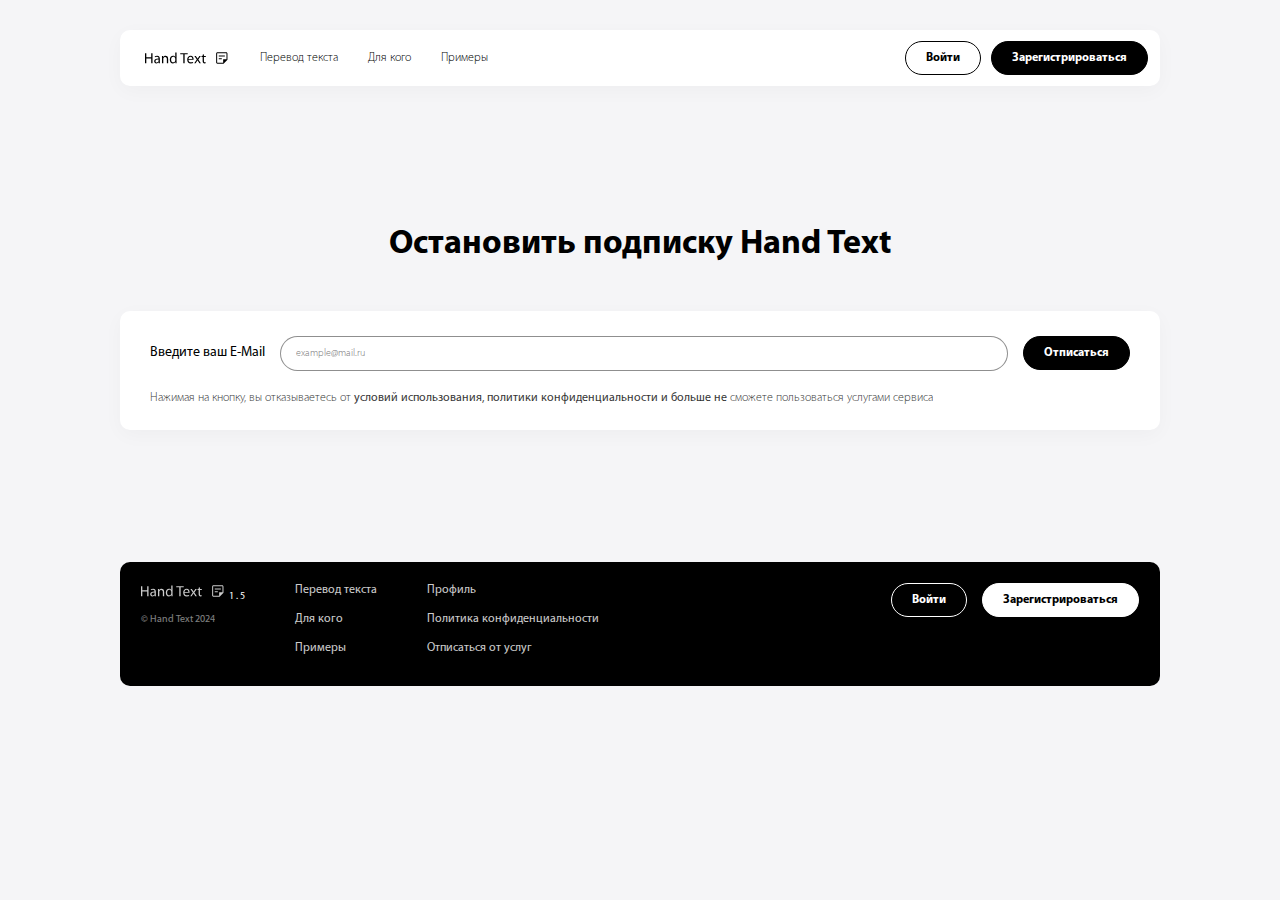
<file: pages/unsubscribe.html>
<!DOCTYPE html>
<html lang="en">

<head>
  <meta charset="UTF-8" />
  <meta name="viewport" content="width=device-width, initial-scale=1.0" />
  <meta name="viewport"
    content="width=device-width, initial-scale=1.0, maximum-scale=1.0, user-scalable=no, shrink-to-fit=no" />
  <link rel="stylesheet" href="../css/component.css" />
  <link rel="stylesheet" href="../css/global.css" />
  <link rel="stylesheet" href="../css/unsubscribe.css" />
  <title>Document</title>
  </head>

<body>
  <div class="w100 df fdc aic wrapper">
    <nav class="w100 df aic jcsb px5 navbar">
      <div class="f1 df aic gap6 _left">
        <figure class="df aic jcc cp logo"></figure>
        <a href="#">Перевод текста</a>
        <a href="#">Для кого </a>
        <a href="#">Примеры</a>
      </div>
      <div class="df aic gap2 _right">
        <a href="/pages/auth.html?type=signin" class="bordered-button">Войти</a>
        <a href="/pages/auth-signup.html?type=signup" class="black-button">Зарегистрироваться</a>
        </div>
        <span class="df fdc aic cp navbar-mobile-menu">
          <span></span>
          <span></span>
          <span></span>
        </span>
        </nav>
        <div class="w100 df fdc aic gap6 unsubscribe-container">
          <h5 class="w100 df aic jc fs11 py3 auth-title">
            Остановить подписку Hand Text
          </h5>
          <form class="w100 df fdc rd10 gap4 unsubscribe-form">
            <div class="w100 df aic gap3">
              <label class="f1 df aic gap3">
                <p class="fs2">Введите ваш E-Mail</p>
            <input type="email" placeholder="example@mail.ru" class="f1 px3 py2 fs05 fw3 rd20" />
            </label>
            <button class="black-button py2 fs1">Отписаться</button>
            </div>
            <p class="fs1 o08 fw3">
              Нажимая на кнопку, вы отказываетесь от
              <span class="fw4">
                условий использования, политики конфиденциальности и больше
            не</span>
            сможете пользоваться услугами сервиса
            </p>
            </form>
            </div>
            <footer class="w100 df jcsb rd10 footer">
              <div class="df footer-left-section fs1">
                <div class="df fdc gap2">
                  <span class="logo-footer"></span>
                  <span class="fs05" style="opacity: 0.5">© Hand Text 2024</span>
                </div>
                <div class="df fdc gap3">
                  <a href="#">Перевод текста</a>
                  <a href="#">Для кого </a>
                  <a href="#">Примеры</a>
                </div>
                <section class="w100 df aic fdc gap3">
          <a href="/pages/auth.html?type=signin" class="black-button border-white fs1">Войти</a>
          <a href="/pages/auth-signup.html?type=signup" class="bordered-button border-white fs1">Зарегистрироваться</a>
          </section>
          <div class="df fdc gap3">
            <a href="/pages/profile.html">Профиль</a>
            <a href="/pages/FAQ.html">Политика конфиденциальности</a>
            <a href="/pages/unsubscribe.html">Отписаться от услуг</a>
          </div>
          </div>
          <section class="df aic gap3">
        <a href="/pages/auth.html?type=signin" class="black-button border-white fs1">Войти</a>
        <a href="/pages/auth-signup.html?type=signup" class="bordered-button border-white fs1">Зарегистрироваться</a>
        </section>
        </footer>
        </div>
        <div id="navbar-mobile-modal" style="display: none"></div>
        </body>
        <script src="../js/script.js"></script>
        <script src="../js/modal.js"></script>

</html>
</file>
<file: css/main.css>
.text-generator > textarea {
  max-height: 180px;
  min-height: 180px;
  background: #fff;
  font-size: 16px;
}

.text-generator > textarea::placeholder {
  font-size: 14px;
  color: #0005;
}

.text-generator > textarea::-webkit-resizer {
  display: none;
}

.fonts {
  background: #fff;
  padding: 10px;
  height: 300px;
  width: 130px;
}

.font_contents {
  overflow-y: auto;
  padding-right: 10px;
}

.font_contents > label {
  height: 34px;
  width: 100%;
  display: flex;
  align-items: center;
}

.font_contents > label.active {
  background: #000000cc;
  color: #ffffff;
}

.font_contents > label > input {
  display: none;
}

.font_contents > label > p {
  max-width: 100%;
  font-size: 16px;
  white-space: nowrap;
}

.font-family1 > p {
  font-family: Vasek;
  font-style: italic;
}
.font-family2 > p {
  font-family: "Caveat";
}
.font-family3 > p {
  font-family: "StreetbrushW01-Regular";
  font-style: italic;
}
.font-family4 > p {
  font-family: "VoronovFont";
}
.font-family5 > p {
  font-family: Yahfie;
  font-weight: 600;
}
.font-family6 > p {
  font-style: italic;
}

.font_contents::-webkit-scrollbar {
  width: 3px;
  border-left: 1px solid #fff;
  border-right: 1px solid #fff;
  background: #c9c9c9;
}

.font_contents::-webkit-scrollbar-thumb {
  background: #000000cc;
  width: 3px;
  border-radius: 10px;
}

.text-result {
  max-width: 368px;
}

.text-result_body {
  display: none;
}

.text-result_body :where(.close) {
  display: none !important;
}

.text-result_body.active {
  display: flex;
  box-shadow: 0px 5px 30px 0px #00000008;
}

.text-result_body.fullscreen :where(.close) {
  display: flex !important;
}

.text-result_body.fullscreen {
  background: #00000070;
  -webkit-backdrop-filter: blur(5px);
  backdrop-filter: blur(5px);
  padding: 20px;
}

.text-result_body .result-fullscreen {
  display: none;
}

.text-result_body.fullscreen .result-fullscreen {
  display: flex;
}

.result-fullscreen-body {
  width: 540px;
  height: 700px;
  display: flex;
  align-items: center;
  scroll-snap-type: mandatory;
  scroll-snap-points-x: repeat(100%);
  scroll-snap-type: x mandatory;
  overflow-x: auto;
  gap: 20px;
}

.result-fullscreen-body::-webkit-scrollbar {
  display: none;
}

.result-fullscreen-body ._result-body {
  flex: 0 0 calc(100% - 20px);
  height: 100%;
  scroll-snap-align: center;
}

#result-slide-prev,
#result-slide-next {
  width: 30px;
  height: 30px;
  background: #fff;
  border-radius: 50%;
  color: #222;
}

._result-body {
  position: relative;
  background: #fff;
  width: 368px;
  height: 500px;
  background-image: url("../imgs/kubic-bg-1.png");
  background-size: cover;
  background-position: center;
  overflow: hidden;
  > p {
    font-size: 24px;
    width: 95%;
    padding-top: 25px;
    padding-left: 25px;
    padding-bottom: 25px;
    color: #0035e2;
    line-height: 28px;
    display: flex;
    flex-wrap: wrap;

    span {
      font-size: inherit;
      font-family: inherit;
      line-height: 28px;
    }
  }

  > button {
    position: absolute;
    right: 50%;
    transform: translateX(50%);
    bottom: 30px;
  }
}

.font-option {
  color: #000000cc;
  .fa-circle-check {
    display: none;
  }

  span {
    white-space: nowrap;
    overflow: hidden;
    text-overflow: ellipsis;
  }
}

.font-option.active {
  .fa-circle-check {
    display: flex;
  }

  .fa-circle {
    display: none;
  }
}

.history-container {
  position: relative;
  display: none;
  height: 500px !important;
}

.history-container.active {
  display: block;
}

.history-item {
  border: 1px solid transparent;
  white-space: nowrap;
  cursor: pointer;

  > div {
    display: none;
  }
}

.history-item.active {
  border-color: #000;

  > div {
    display: flex;
  }
}

.history-info {
  flex: 1;
  white-space: nowrap;
  overflow: hidden;
  text-overflow: ellipsis;
}

.history-footer {
  position: absolute;
  bottom: 0;
  right: 0;
  padding: 20px 40px 40px;
  background: #fff;
}

._result-footer {
  > ._footer-options {
    position: relative;
    height: 70px;
    background: #fff;

    > p.active {
      height: 100%;
      background: #000000cc;
      color: #fff;
    }
  }

  > button {
    opacity: 0.2;
  }
}

.parametrs {
  align-items: flex-start;
  background: #fff;
  -webkit-user-select: none;
  user-select: none;
}

.range-slider__range,
.range-slider__range-small {
  flex: 1;
  -webkit-appearance: none;
  appearance: none;
  height: 1px;
  background: #d9d9d9;
  outline: none;

  &::-webkit-slider-thumb {
    appearance: none;
    width: 8px;
    height: 8px;
    border-radius: 50%;
    background: #000000cc;
    cursor: pointer;
  }

  &:active::-webkit-slider-thumb {
    background: #000000cc;
  }
}

.range-slider__range-small {
  width: 100px;
}

.range-slider__value {
  color: #000;
}

.counter {
  > i {
    color: #000000a4;
  }

  > i:hover,
  > i:active {
    color: #000;
  }
}

input::-moz-focus-inner,
input::-moz-focus-outer {
  border: 0;
}

.info-item {
  width: calc((100% / 3) - 10px);
}

.info-item > img {
  width: 100%;
  object-fit: cover;
}

.info-item > figcaption {
  padding: 20px;
  background: #fff;
  > span {
    font-weight: 300;
  }

  :where(p, span) {
    opacity: 0.8;
  }
}

.types {
  height: 70px;
  padding: 2% 2% 2% 4%;
  background: #fff;
}

.bg-type {
  width: 50px;
  height: 50px;
  overflow: hidden;

  > img {
    object-fit: cover;
  }

  > input {
    display: none;
  }
}

.bg-type.active {
  border: 1px solid #000;
}

.bg-type.new-upload {
  background: #000000cc;
  color: #fff;
}

.open-text-generator,
.close-mobile-wrapper {
  display: none !important;
}

.close-mobile-wrapper {
  width: 24px;
  height: 24px;
  font-size: 18px;
  display: flex;
  align-items: center;
  justify-content: center;
}

@media (max-width: 430px) {
  .hero > h6 {
    flex-direction: column;
  }

  .text-options {
    display: flex;
    flex-direction: column;
  }
  .open-text-generator {
    display: flex !important;
  }

  .text-generator-wrapper
    :where(.fonts, .close-mobile-wrapper, .parametrs, .types) {
    display: none !important;
  }

  .text-generator-wrapper.mobile {
    position: fixed;
    top: 0;
    left: 0;
    width: 100vw;
    height: 100%;
    z-index: 999999;
    padding: 40px 0px;
    background: #00000070;
    overflow-y: auto;
  }

  .text-generator-wrapper.mobile::-webkit-scrollbar {
    display: none;
  }

  .text-generator-wrapper.mobile
    :where(.fonts, .close-mobile-wrapper, .parametrs, .types) {
    display: flex !important;
  }

  .text-generator-wrapper.mobile :where(button) {
    display: none !important;
  }

  .text-generator-wrapper.mobile > .text-generator {
    position: relative;
    width: 100%;
    padding: 50px 20px 40px;
    background: #f5f5f7;
    border-radius: 15px;
  }

  .close-mobile-wrapper {
    position: absolute;
    top: 15px;
    right: 20px;
    cursor: pointer;
  }

  .text-generator > textarea {
    max-width: 100%;
    min-height: 100px;
  }
  .text-generator > textarea::placeholder {
    font-size: 12px;
  }

  ._parametrs_header {
    flex-direction: column;
  }

  ._right-params {
    gap: 10px !important;
  }

  .fonts {
    width: 100% !important;
    padding: 10px;
  }

  .parametrs {
    width: 100%;
    padding: 20px 15px !important;
  }

  .font-option {
    span,
    i {
      font-size: 10px;
    }
  }

  .range-slider__title {
    flex: none !important;
  }

  .types {
    height: 110px;
    flex-direction: column;
    justify-content: center !important;
    gap: 10px;
  }

  .text-result {
    max-width: 100%;
  }

  ._result-body {
    width: 100vw !important;
  }

  ._result-footer {
    flex-direction: column;

    > ._footer-options {
      width: 100%;
      flex: none;
      height: 48px;
      padding: 10px !important;
    }

    > button {
      width: 100%;
    }
  }

  .info-body {
    flex-wrap: nowrap !important;
    scroll-snap-type: mandatory;
    scroll-snap-points-x: repeat(100%);
    scroll-snap-type: x mandatory;
    overflow-x: auto;
  }

  .info-body::-webkit-scrollbar {
    display: none;
  }

  .info-item {
    scroll-snap-align: center;
    flex: 0 0 100%;
  }

  .result-fullscreen-body {
    height: 500px;
  }

  .result-fullscreen-body {
    width: 100vw;
    padding: 20px;
  }

  .result-fullscreen-body ._result-body {
    flex: 0 0 100%;
    height: 500px;
  }

  #result-slide-prev,
  #result-slide-next {
    display: none;
  }

  ._left-params {
    position: relative;
    width: 100%;
    align-items: flex-start !important;
    justify-content: center;
    gap: 12px !important;
  }
}
</file>
<file: css/global.css>
@font-face {
  font-family: "Myriad Pro";
  src: url("../fonts/myriad-pro/MYRIADPRO-BOLD.OTF") format("opentype");
  font-weight: 600;
}

@font-face {
  font-family: "Myriad Pro";
  src: url("../fonts/myriad-pro/MyriadPro-Light.otf") format("opentype");
  font-weight: 300;
}

@font-face {
  font-family: "Myriad Pro";
  src: url("../fonts/myriad-pro/MYRIADPRO-REGULAR.OTF") format("opentype");
  font-weight: 400;
}

@font-face {
  font-family: "Vasek";
  src: url("../fonts/Vasek\ Italic.ttf") format("truetype");
  font-weight: 400;
}

@font-face {
  font-family: "Caveat";
  src: url("../fonts/Caveat-VariableFont_wght.ttf") format("truetype");
  font-weight: 400;
}

@font-face {
  font-family: "StreetbrushW01-Regular";
  src: url("../fonts/streetbrushw01_regular.otf") format("opentype");
  font-weight: 400;
}

@font-face {
  font-family: "VoronovFont";
  src: url("../fonts/Voronov.ttf") format("truetype");
  font-weight: 400;
}

@font-face {
  font-family: "Yahfie";
  src: url("../fonts/Yahfie-Normal.ttf") format("truetype");
  font-weight: 400;
}

:root {
  --fs05: 10px;
  --fs1: 12px;
  --fs2: 14px;
  --fs3: 16px;
  --fs4: 18px;
  --fs5: 20px;
  --fs6: 22px;
  --fs7: 24px;
  --fs8: 26px;
  --fs9: 28px;
  --fs10: 30px;
  --fs11: 34px;
  --fs12: 44px;
}

* {
  margin: 0;
  padding: 0;
  box-sizing: border-box;
  font-family: "Myriad Pro", sans-serif;
}

html {
  scroll-behavior: smooth;
}

html,
body {
  -webkit-touch-callout: none;
  touch-action: manipulation;
  -webkit-overflow-scrolling: none;
  overscroll-behavior: none;
}
button {
  cursor: pointer;
}

input,
textarea {
  border: none;
  outline: none;
}

a {
  text-decoration: none;
}

img {
  -webkit-user-select: none;
  user-select: none;
}

.input-height {
  height: 34px !important;
  padding: 0 8%;
}

.w100 {
  width: 100%;
}

.h100 {
  height: 100%;
}

.cp {
  cursor: pointer;
}

.f1 {
  flex: 1;
}

.f2 {
  flex: 2;
}

.f3 {
  flex: 3;
}

.f50 {
  flex: 0 0 calc(50% - 13px);
}

.o03 {
  opacity: 0.3;
}

.o04 {
  opacity: 0.4;
}

.o05 {
  opacity: 0.5;
}

.o06 {
  opacity: 0.6;
}

.o07 {
  opacity: 0.7;
}

.o08 {
  opacity: 0.8;
}

.df {
  display: flex;
}

.aic {
  align-items: center;
}

.jc {
  justify-content: center;
}

.jcsb {
  justify-content: space-between;
}

.fdc {
  flex-direction: column;
}

.fww {
  flex-wrap: wrap;
}

.gap1 {
  gap: 5px;
}

.gap2 {
  gap: 10px;
}

.gap3 {
  gap: 15px;
}

.gap4 {
  gap: 20px;
}

.gap5 {
  gap: 25px;
}

.gap6 {
  gap: 30px;
}

.pd1 {
  padding: 5px;
}

.pd2 {
  padding: 10px;
}

.pd3 {
  padding: 15px;
}

.pd4 {
  padding: 20px;
}

.px1 {
  padding-left: 5px;
  padding-right: 5px;
}

.px2 {
  padding-left: 10px;
  padding-right: 10px;
}

.px3 {
  padding-left: 15px;
  padding-right: 15px;
}

.px4 {
  padding-left: 20px;
  padding-right: 20px;
}

.px5 {
  padding-left: 25px;
  padding-right: 25px;
}

.px6 {
  padding-left: 30px;
  padding-right: 30px;
}

.py1 {
  padding-top: 5px;
  padding-bottom: 5px;
}

.py2 {
  padding-top: 10px;
  padding-bottom: 10px;
}

.py3 {
  padding-top: 15px;
  padding-bottom: 15px;
}

.py4 {
  padding-top: 20px;
  padding-bottom: 20px;
}

.py5 {
  padding-top: 25px;
  padding-bottom: 25px;
}

.py6 {
  padding-top: 30px;
  padding-bottom: 30px;
}

.pt1 {
  padding-top: 5px;
}

.pt2 {
  padding-top: 10px;
}

.pb1 {
  padding-bottom: 5px;
}

.pb2 {
  padding-bottom: 10px;
}

.fs05 {
  font-size: var(--fs05);
}

.fs1 {
  font-size: var(--fs1);
}

.fs2 {
  font-size: var(--fs2);
}

.fs3 {
  font-size: var(--fs3);
}

.fs4 {
  font-size: var(--fs4);
}

.fs5 {
  font-size: var(--fs5);
}

.fs6 {
  font-size: var(--fs6);
}

.fs7 {
  font-size: var(--fs7);
}

.fs8 {
  font-size: var(--fs8);
}

.fs9 {
  font-size: var(--fs9);
}

.fs10 {
  font-size: var(--fs10);
}

.fs11 {
  font-size: var(--fs11);
}

.fs12 {
  font-size: var(--fs12);
}

.fw3 {
  font-weight: 300;
}

.fw4 {
  font-weight: 400;
}

.fw6 {
  font-weight: 600;
}

.rd5 {
  border-radius: 5px;
}

.rd10 {
  border-radius: 10px;
}

.rd15 {
  border-radius: 15px;
}

.rd20 {
  border-radius: 20px;
}

.shadow08 {
  background: #fff;
  box-shadow: 0px 5px 20px 0px #00000008;
}

.wrapper {
  min-height: 100dvh;
  background: #f5f5f7;
  padding: 30px 120px;
  gap: 50px;
}

.navbar {
  height: 56px;
  background: #fff;
  box-shadow: 0px 5px 20px 0px #00000008;
  border-radius: 10px;
  padding-right: 12px !important;
  font-size: 12px;
}
._left > a {
  color: #000;
  font-weight: 300;
  text-decoration: none;
}

.navbar-mobile-menu {
  gap: 3px;
  display: none;

  > span {
    width: 18px;
    height: 2px;
    background: #000;
    display: block;
  }
}

.footer {
  margin-top: 30px;
  padding: 2% 2% 3%;
  align-items: flex-start;
  color: #fff;
  background: #000;
}

.footer div > a {
  color: #fff;
  opacity: 0.8;
  font-weight: 400;
}

.footer div > section {
  display: none;
}

.footer-left-section {
  gap: 50px;
}

@media (max-width: 430px) {
  :root {
    --fs05: 8px;
    --fs1: 10px;
    --fs2: 12px;
    --fs3: 14px;
    --fs4: 16px;
    --fs5: 18px;
    --fs6: 20px;
    --fs7: 22px;
    --fs8: 24px;
    --fs9: 26px;
    --fs10: 28px;
    --fs11: 32px;
    --fs12: 42px;
  }

  .f50 {
    flex: 1;
  }

  .gap1 {
    gap: 3px;
  }

  .gap2 {
    gap: 6px;
  }

  .gap3 {
    gap: 9px;
  }

  .gap4 {
    gap: 12px;
  }

  .gap5 {
    gap: 15px;
  }

  .gap6 {
    gap: 18px;
  }

  .pd1 {
    padding: 3px;
  }

  .pd2 {
    padding: 6px;
  }

  .pd3 {
    padding: 9px;
  }

  .pd4 {
    padding: 12px;
  }

  .px1 {
    padding-left: 3px;
    padding-right: 3px;
  }

  .px2 {
    padding-left: 6px;
    padding-right: 6px;
  }

  .px3 {
    padding-left: 9px;
    padding-right: 9px;
  }

  .px4 {
    padding-left: 12px;
    padding-right: 12px;
  }

  .px5 {
    padding-left: 15px;
    padding-right: 15px;
  }

  .px6 {
    padding-left: 18px;
    padding-right: 18px;
  }

  .py1 {
    padding-top: 3px;
    padding-bottom: 3px;
  }

  .py2 {
    padding-top: 6px;
    padding-bottom: 6px;
  }

  .py3 {
    padding-top: 9px;
    padding-bottom: 9px;
  }

  .py4 {
    padding-top: 12px;
    padding-bottom: 12px;
  }

  .py5 {
    padding-top: 15px;
    padding-bottom: 15px;
  }

  .py6 {
    padding-top: 18px;
    padding-bottom: 18px;
  }

  .pt1 {
    padding-top: 3px;
  }

  .pt2 {
    padding-top: 6px;
  }

  .pb1 {
    padding-bottom: 3px;
  }

  .pb2 {
    padding-bottom: 6px;
  }

  .fs05 {
    font-size: var(--fs05);
  }

  .wrapper {
    padding: 20px;
    overflow-y: auto;
  }

  .wrapper::-webkit-scrollbar {
    display: none;
  }

  .navbar {
    padding: 20px !important;
  }

  ._left > a,
  ._right {
    display: none;
  }

  .navbar-mobile-menu {
    display: flex;
  }

  .footer {
    margin-top: 10px;
    padding: 10% 2% 10%;
    flex-direction: column;
    justify-content: center !important;
  }

  .footer-left-section {
    gap: 20px;
  }

  .footer-left-section > :first-child {
    margin-bottom: 8px;
  }

  .footer div {
    width: 100%;
    flex-direction: column;
    align-items: center;
  }

  .footer > section {
    display: none;
  }

  .footer div > section {
    display: flex;

    a {
      width: 50%;
      text-align: center;
    }
  }
}
</file>
<file: css/component.css>
.gradient-text {
  background: linear-gradient(
    90.26deg,
    #0035e2 60.1%,
    #4364f7 70.66%,
    #6fb1fc 80.22%
  );
  -webkit-background-clip: text;
  background-clip: text;
  -webkit-text-fill-color: transparent;

  > span {
    background: #000;
    -webkit-background-clip: text;
    background-clip: text;
    -webkit-text-fill-color: transparent;
  }
}

.black-button {
  height: 34px;
  display: flex;
  align-items: center;
  justify-content: center;
  padding: 0px 20px;
  border-radius: 20px;
  font-weight: 600;
  background: #000;
  color: #fff;
  border: 1px solid #000;
}

.bordered-button {
  height: 34px;
  display: flex;
  align-items: center;
  justify-content: center;
  padding: 0px 20px;
  border-radius: 20px;
  font-weight: 600;
  background: #fff;
  color: #000;
  border: 1px solid #000;
}

.black-button.border-white,
.bordered-button.border-white {
  border-color: #fff;
}

.black-button.big,
.bordered-button.big {
  height: 38px;
  padding: 0px 10px;
}

.black-button.small,
.bordered-button.small {
  height: 28px;
  padding: 0px 10px;
}

.black-button.small-x,
.bordered-button.small-x {
  height: 24px;
  padding: 0px 4%;
}

.bordered-button.danger {
  border: 1px solid #ff0000;
  color: #ff0000;
}

.slider-container {
  position: relative;
  overflow: hidden;
}

.slide-btn {
  width: 30px;
  height: 100%;
  background: #f5f5f7;
  z-index: 9999;

  > span {
    width: 30px;
    height: 30px;
    background: #fff;
    border-radius: 50%;
    color: #222;
  }
}

.slide-btn:first-child {
  left: 0;
}

.slide-btn:last-child {
  right: 0;
}

.slider {
  scroll-snap-type: mandatory;
  scroll-snap-points-x: repeat(100%);
  scroll-snap-type: x mandatory;
  overflow-x: auto;
}

.slider::-webkit-scrollbar {
  display: none;
}

.slider-item {
  scroll-snap-align: center;
  flex: 0 0 calc(100% / 3);
  padding: 0 10px;
  gap: 20px !important;
}

.slide-img-box {
  position: relative;
  aspect-ratio: 1/1.4;
  overflow: hidden;

  > img {
    width: 100%;
    height: 100%;
    object-fit: cover;
  }
}

.more-imgs {
  position: absolute;
  left: 0;
  top: -120%;
  transition: all 0.3s linear;
  background: #00000070;
  -webkit-backdrop-filter: blur(5px);
  backdrop-filter: blur(5px);

  > img {
    width: 150px;
    height: 200px;
    object-fit: cover;
    cursor: pointer;
  }
}

.more-imgs .slider-container-fullscreen {
  display: none;
}

.more-imgs .slide-btn {
  display: none;
}

.fullscreen > img,
.fullscreen > ._result-body {
  display: none;
}

.fullscreen {
  position: fixed;
  top: 0;
  left: 0;
  z-index: 99999;
}

.slider-container-fullscreen {
  width: 37%;
  position: relative;
  overflow: hidden;
}

.text-result_body .slider-container-fullscreen {
  width: 440px;
}

.fullscreen .slider-container-fullscreen {
  display: flex;
}

.fullscreen .slide-btn {
  display: flex;
  background: transparent;
}

#fullscreen-slide-prev {
  left: 27%;
}

#fullscreen-slide-next {
  right: 27%;
}

.slider-container-fullscreen .slider-fullscreen {
  width: 540px;
  scroll-snap-type: mandatory;
  scroll-snap-points-x: repeat(100%);
  scroll-snap-type: x mandatory;
  overflow-x: auto;
}

.slider-fullscreen::-webkit-scrollbar {
  display: none;
}

.slider-container-fullscreen .slider-item-fullscreen {
  scroll-snap-align: center;
  flex: 0 0 100%;
  height: 100%;
  padding: 0 10px;
}

.slide-img-box:hover .more-imgs {
  top: 0;
}

.slider-item > figcaption {
  padding: 20px 20px 15px;
  background: #fff;
  box-shadow: 0px 5px 30px 0px #00000008;
  opacity: 0.8;
  font-size: 14px;

  > p > span {
    font-size: 12px;
    opacity: 0.5;
  }

  b {
    font-weight: 600 !important;
  }

  > span {
    font-weight: 300;
    font-size: 10px;
    opacity: 0.8;
  }
}

.close {
  position: absolute;
  top: 0;
  left: 0;
  width: 100%;
  height: 100%;
  background: transparent;
  z-index: -1;
}

/* ============ subscribe modal ============ */
.modal-wrapper {
  position: fixed;
  top: 0;
  left: 0;
  width: 100%;
  height: 100dvh;
  padding: 20px;
  background: #00000080;
  -webkit-backdrop-filter: blur(10px);
  backdrop-filter: blur(10px);
  z-index: 999999;
}

.subscribe-content {
  width: 80%;
  position: relative;
  padding: 40px;
  background: #f5f5f7;
}

.subscribe-form {
  display: grid;
  grid-template-columns: repeat(8, 1fr);
  grid-gap: 15px;
}

.subscribe-info {
  grid-area: 1 / 1 / 1 / 6;
  background: #fff;
  height: 127px;
  box-shadow: 0px 5px 20px 0px #00000008;
}

.subscribe-img {
  grid-area: 2 / 1 / 5 / 6;
  overflow: hidden;
  height: 321px;

  > img {
    object-fit: cover;
  }
}

.subscribe-payment {
  grid-area: 1 / 6 / 5 / 9;
  background: #fff;
  height: 463px;
  padding: 40px 30px;
  box-shadow: 0px 5px 20px 0px #00000008;
}

._payment-body > label {
  align-items: flex-start;
}

._payment-option {
  border: 1px solid #000;
  height: 56px;

  > div > p {
    margin-top: -3px;
  }
}

._payment-option.small {
  height: 40px;
  border: 1px solid #0006;

  .fa-circle-check {
    display: none;
  }
}

._payment-option.small.active {
  border: 1px solid #000;

  .fa-circle-check {
    display: flex;
  }

  .fa-circle {
    display: none;
  }
}

._paymen_type {
  background: #0057ff0f;
  border-radius: 8px;
}

.payment-options {
  > img {
    width: 60px;
    height: 32px;
    border-radius: 5px;
    box-shadow: 0px 0px 16px 0px #0000000f;
  }
}

.subscribe-close,
.forgot-close {
  position: absolute;
  top: 20px;
  right: 20px;
  font-size: 20px;
}

/* ============ subscribe modal ============ */

/* ============== forgot password ============== */
.forget-password {
  width: 500px;
  position: relative;
  padding: 40px;
  background: #f5f5f7;
}

.forget-password.change {
  width: 690px;
}

.forget-password-form {
  padding: 30px;
  background: #fff;

  p {
    letter-spacing: 1px;
  }
}

.form > input,
.unsubscribe-form input {
  border: 1px solid #00000070;
}

/* ============== forgot password ============== */

.tooltip {
  position: relative;
  width: 28px;
  height: 28px;
}

.tooltip-body {
  position: absolute;
  top: 0%;
  left: 135%;
  width: 170px;
  padding: 15px;
  border-radius: 5px;
  font-size: 14px;
  opacity: 0;
  background: #fff;
  color: #000;
  visibility: hidden;
  transition: all 0.3s ease;
  z-index: 9999;
  box-shadow: 0px 2px 10px 0px #0000001a;

  input:not(.range-slider__range-small) {
    width: 0;
    height: 0;
  }

  .close-tooltip {
    position: absolute;
    top: 10px;
    right: 10px;
    cursor: pointer;
  }

  .close-tooltip:hover {
    opacity: 1;
  }
}

.tooltip.active .tooltip-body {
  opacity: 1;
  visibility: visible;
}

.tooltip.active,
.tooltip:active {
  background: #d9d9d9;
}

.color-option {
  width: 16px;
  height: 16px;
  border: 4px solid;
  border-radius: 50%;
}

.color-option.active {
  background: #fff !important;
}

.text-bg-color {
  > span {
    padding: 0 3px;
    font-size: var(--fs5);
    color: #0035e2;
    border-bottom: 3px solid #0035e2;
  }

  > input {
    display: none;
  }
}

.text-del.passive,
.text-underline.passive,
.format-clear.passive {
  opacity: 0.6;
}

.pagination,
.pagination-fullscreen {
  display: none !important;
  justify-content: center;
  gap: 8px;
  margin-top: 10px;
}

.pagination > span,
.pagination-fullscreen > span {
  width: 5px;
  height: 5px;
  background: lightgray;
  border-radius: 50%;
  transition: background 0.3s ease;
}

.pagination-fullscreen {
  position: absolute;
  bottom: 15%;
  left: 50%;
  transform: translateX(-50%);
  z-index: 999;
  display: none;
}

.pagination > span.active,
.pagination-fullscreen > span.active {
  background: #333;
}

@media (max-width: 430px) {
  .more-imgs {
    top: 0;
    opacity: 0;
    visibility: hidden;
  }

  .more-imgs.fullscreen {
    opacity: 1;
    visibility: visible;
  }

  .slide-img-box:hover .more-imgs {
    top: 0;
  }

  .slider-container {
    padding: 0 0px;
  }

  .slide-btn {
    display: none !important;
  }

  .slider {
    gap: 20px;
  }

  .slider-item {
    flex: 0 0 80%;
    margin: 0;
  }

  .fullscreen .slider-container-fullscreen {
    width: 100%;
    aspect-ratio: 1/1.2;
    padding: 10px;
  }

  .slider-container-fullscreen .slider-fullscreen {
    width: 328px;
    height: 100%;
  }

  .slider-item {
    flex: 0 0 100%;
    padding: 0 0px;
  }

  .slider-item > figcaption {
    padding: 20px;
    height: 94px;
    overflow: hidden;
  }

  .slider-item > figcaption > span {
    display: -webkit-box;
    -webkit-line-clamp: 3;
    line-clamp: 3;
    -webkit-box-orient: vertical;
    overflow: hidden;
  }

  .more-imgs {
    flex-direction: column !important;
  }

  #fullscreen-slide-prev,
  #fullscreen-slide-next,
  #slide-prev,
  #slide-next {
    display: none;
  }

  .pagination,
  .text-result_body.fullscreen .pagination-fullscreen {
    display: flex !important;
  }

  .subscribe-content {
    width: 100%;
    padding: 30px 20px;

    > h4 {
      font-size: 20px;
    }
  }

  .subscribe-form {
    display: flex;
    flex-direction: column;
    align-items: center;
  }

  .subscribe-info {
    height: 223px;
    justify-content: center;
    padding: 30px 20px;
    text-align: center;
    gap: 15px !important;
  }

  ._advantages {
    flex-direction: column-reverse;
  }

  .subscribe-img {
    display: none;
  }

  .subscribe-payment {
    height: 390px;
    padding: 30px 20px;
  }

  ._payment-option {
    border: 1px solid #000;
    height: 44px;
    padding: 0 10px !important;

    p,
    i {
      font-size: 14px;
    }

    i {
      margin-top: -2px;
    }
  }

  ._paymen_type {
    height: 44px;
  }

  .subscribe-close,
  .forgot-close {
    position: absolute;
    top: 10px;
    right: 15px;
    font-size: 18px;
  }

  .forget-password {
    width: 100%;
  }

  .forget-password.change {
    width: 100%;
  }

  .form {
    flex-direction: column;

    input {
      width: 80%;
      flex: none;
    }

    button {
      width: 80%;
      font-size: 10px;
    }
  }

  .tooltip.active {
    position: unset;
    margin-bottom: 110px;
  }

  .tooltip:nth-child(2).active {
    margin-bottom: 160px;
  }

  .tooltip-body {
    position: absolute;
    text-align: center;
    top: 50px;
    left: 5px;
    width: calc(100% - 10px);
    gap: 15px;
  }

  .range-slider-small > span {
    font-size: 12px !important;
  }
}
</file>
<file: css/register.css>
.auth-container {
  padding: 6% 0;
}

.auth-container.auth-modal-container {
  position: relative;
  max-width: 1200px;
  padding: 40px;
  background: #f5f5f7;
}

.auth-title {
  text-align: center;
}

.auth-close {
  position: absolute;
  top: 20px;
  right: 20px;
  background: transparent;
}

.auth-content {
  display: grid;
  grid-template-columns: repeat(5, 1fr);
  grid-gap: 15px;
}

.auth-form {
  grid-area: 1 / 1 / 6 / 4;
  background: #fff;
  color: #333;
  padding: 20px 30px;
}

._form > input {
  width: calc((100% / 3) - 10px);
  border: 1px solid #00000070;
  height: 35px;
  padding: 0 7%;
}

._form > div {
  margin-top: 10px;
}

.auth-info {
  grid-area: 1 / 4 / 3 / 6;
  background: #fff;
  letter-spacing: 0rem;
  > p {
    font-weight: 600;
    opacity: 0.8;
    padding-bottom: 10px;
  }

  > span {
    font-weight: 300;
    opacity: 0.8;
  }
}

.auth-img {
  grid-area: 3 / 4 / 6 / 6;
  overflow: hidden;
  > img {
    width: 100%;
    object-fit: cover;
  }
}

.navbar-modal {
  position: relative;
  background: #fff;

  a:not(#modal-signup) {
    color: #000;
  }
}

.close-navbar-modal.md{
  position: absolute;
  top: 10px;
  right: 15px;
  background: transparent;
}

@media (max-width: 430px) {
  .auth-container {
    padding: 2% 0 0;
  }
  .auth-container.auth-modal-container {
    max-width: 100%;
    padding: 20px;
  }
  .auth-content {
    display: flex;
    flex-direction: column;
  }

  .auth-title{
    font-size: 20px;
  }

  .auth-form {
    padding: 20px 20px 30px;
    order: 2;
    align-items: center;

    > h5 {
      text-align: center;
      font-size: 14px;
    }

    >p{
      text-align: center;
    }
  }

  ._form {
    flex-direction: column;
  }

  ._form > input {
    width: 70%;
  }

  ._form > div {
    flex-direction: column;
    gap: 12px;
  }

  ._form > div > button {
    width: 70%;
  }

  .info {
    width: 100%;
    padding: 0 5%;
    text-align: center;
  }

  .auth-info {
    padding: 20px;
    order: 1;
    text-align: center;
  }

  .auth-img {
    height: 121px;
    order: 3;

    > img {
      height: 100%;
    }
  }
}
</file>
<file: css/profile.css>
.profile-container {
  padding: 6% 0 4%;
}

details {
  position: relative;
  margin-bottom: 15px;
}

details span {
  line-height: 5;
}

summary::marker {
  content: none;
}

summary::after {
  content: "+";
  position: absolute;
  right: 0;
  top: 0;
  font-size: 16px;
  transition: transform 0.3s ease;
  cursor: pointer;
  opacity: 0.8;
}

details[open] {
  margin-bottom: 0;
}

details[open] > summary::after {
  transform: rotate(135deg);
}

.delete-subs > a {
  font-size: 10px;
}

@media (max-width: 430px) {
  .profile-container {
    padding: 1% 0 0%;
  }

  .full-info {
    flex-direction: column;
  }

  .full-info > div {
    padding: 20px;
  }

  .profile-actions {
    flex-wrap: wrap;

    button {
      flex: none;
      padding: 0 40px;
    }
  }

  .subscribe-options {
    flex-direction: column;
  }

  .delete-subs {
    flex-direction: column;
    button {
      width: 100%;
    }
  }

  summary::after {
    top: -6px;
    font-size: 18px;
  }

  .faq {
    padding: 25px 20px;

    > p {
      text-align: center;
    }
  }
}
</file>
<file: css/unsubscribe.css>
.unsubscribe-container {
  padding: 7% 0 5%;
}

.unsubscribe-form {
  width: 50%;
  padding: 25px 30px;
  background: #fff;
  box-shadow: 0px 5px 20px 0px #00000008;
}

@media (max-width: 430px) {
  .unsubscribe-container {
    padding: 0;
  }

  .unsubscribe-form {
    width: 100%;
    padding: 20px;
    text-align: center;
  }

  .unsubscribe-form > div,
  .unsubscribe-form > div > label {
    width: 100%;
    flex-direction: column;
    gap: 15px;
  }

  .unsubscribe-form > div > label > input {
    width: 80%;
    flex: none;
    height: 34px;
    padding: 0 7%;
  }

  .unsubscribe-form > div >  button{
    width: 80%;
  }
}
</file>
